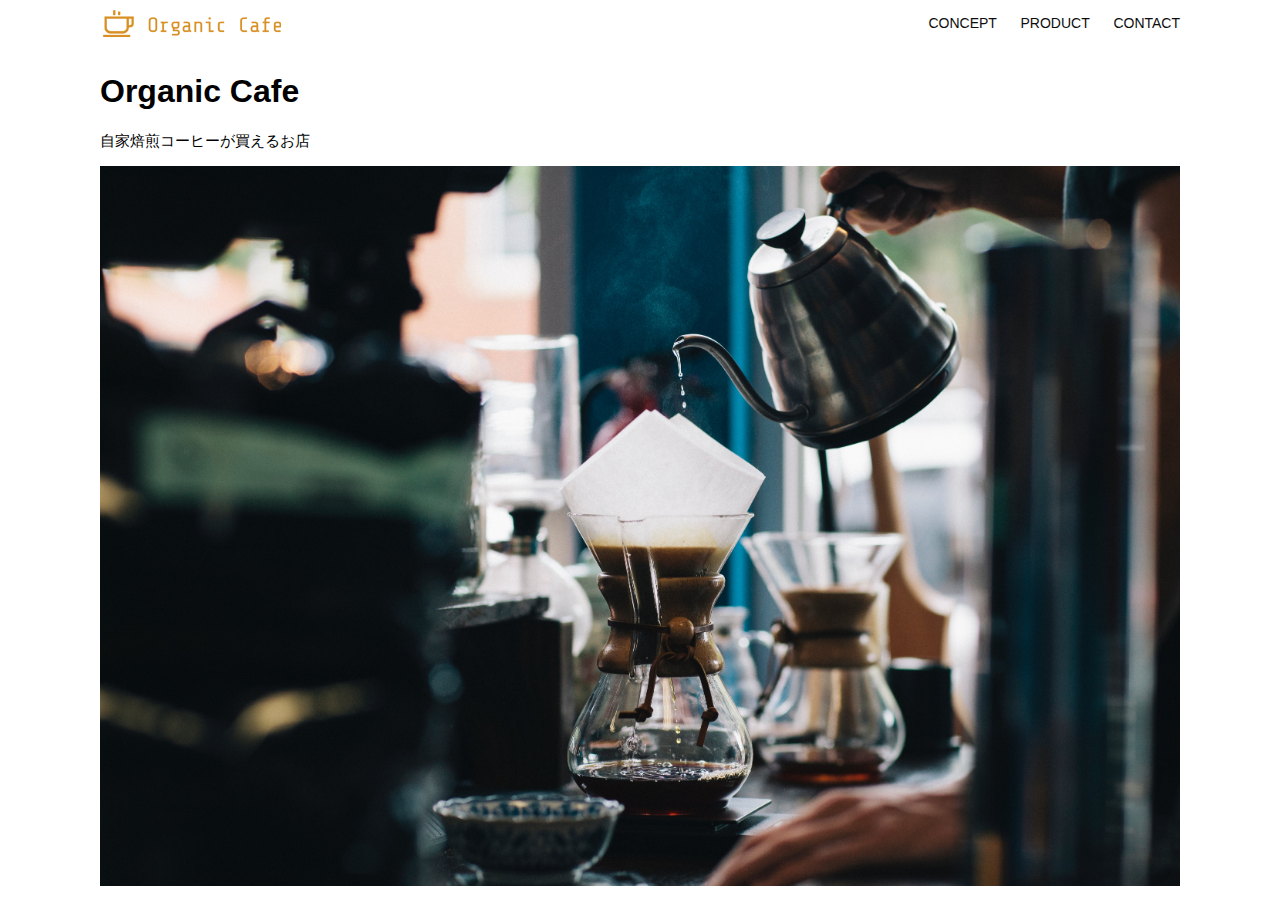
<file: kadai_013/index.html>
<!DOCTYPE html>
<html>
  <head>
    <title>Organic Cafe</title>
    <meta charset="UTF-8" />
    <meta
      name="description"
      content="自家焙煎のコーヒーがお家で楽しめるOrganic Cafe"
    />
    <meta name="viewport" content="width=device-width, initial-scale=1.0" />
    <link rel="stylesheet" href="style.css" />
  </head>
  <body>
    <!-- ヘッダー -->
    <header>
      <!-- ロゴ -->
      <a href="index.html" id="logo"
        ><img src="images/logo.png" alt="トップページに戻る"
      /></a>

      <!-- PC用ナビゲーション -->
      <nav id="nav-pc">
        <a href="index.html#concept">CONCEPT</a>
        <a href="index.html#product">PRODUCT</a>
        <a href="index.html#contact">CONTACT</a>
      </nav>

      <!-- スマートフォン用画像 -->
      <img id="menu-sp" src="images/button-menu.png" alt="ナビゲーションを開く" onclick="document.getElementById('nav-sp').style.display = 'block'">

      
      <!-- スマートフォン用ナビゲーション -->
      <nav id="nav-sp">
        <img id="close" src="images/button-close.png" alt="ナビゲーションを閉じる" onclick="document.getElementById('nav-sp').style.display = 'none'">

        <a id="logo-sp" href="index.html" onclick="document.getElementById('nav-sp').style.display = 'none'"><img src="images/logo-sp.png" alt="トップページに戻る"></a>
        <a class="menu" href="index.html#concept" onclick="document.getElementById('nav-sp').style.display = 'none'">CONCEPT</a>
        <a class="menu" href="index.html#product" onclick="document.getElementById('nav-sp').style.display = 'none'">PRODUCT</a>
        <a class="menu" href="index.html#contact" onclick="document.getElementById('nav-sp').style.display = 'none'">CONTACT</a>

      </nav>


    </header>
    <main>
      <article>
        <!-- メインビジュアル -->
        <section id="main-visual">
          <div id="main-message">
            <h1>Organic Cafe</h1>
            <p>自家焙煎コーヒーが買えるお店</p>
          </div>
          <img
            src="images/main-image.jpg"
            alt="コーヒーをハンドドリップで淹れる画像"
          />
        </section>
      </article>
    </main>
  </body>
</html>
</file>
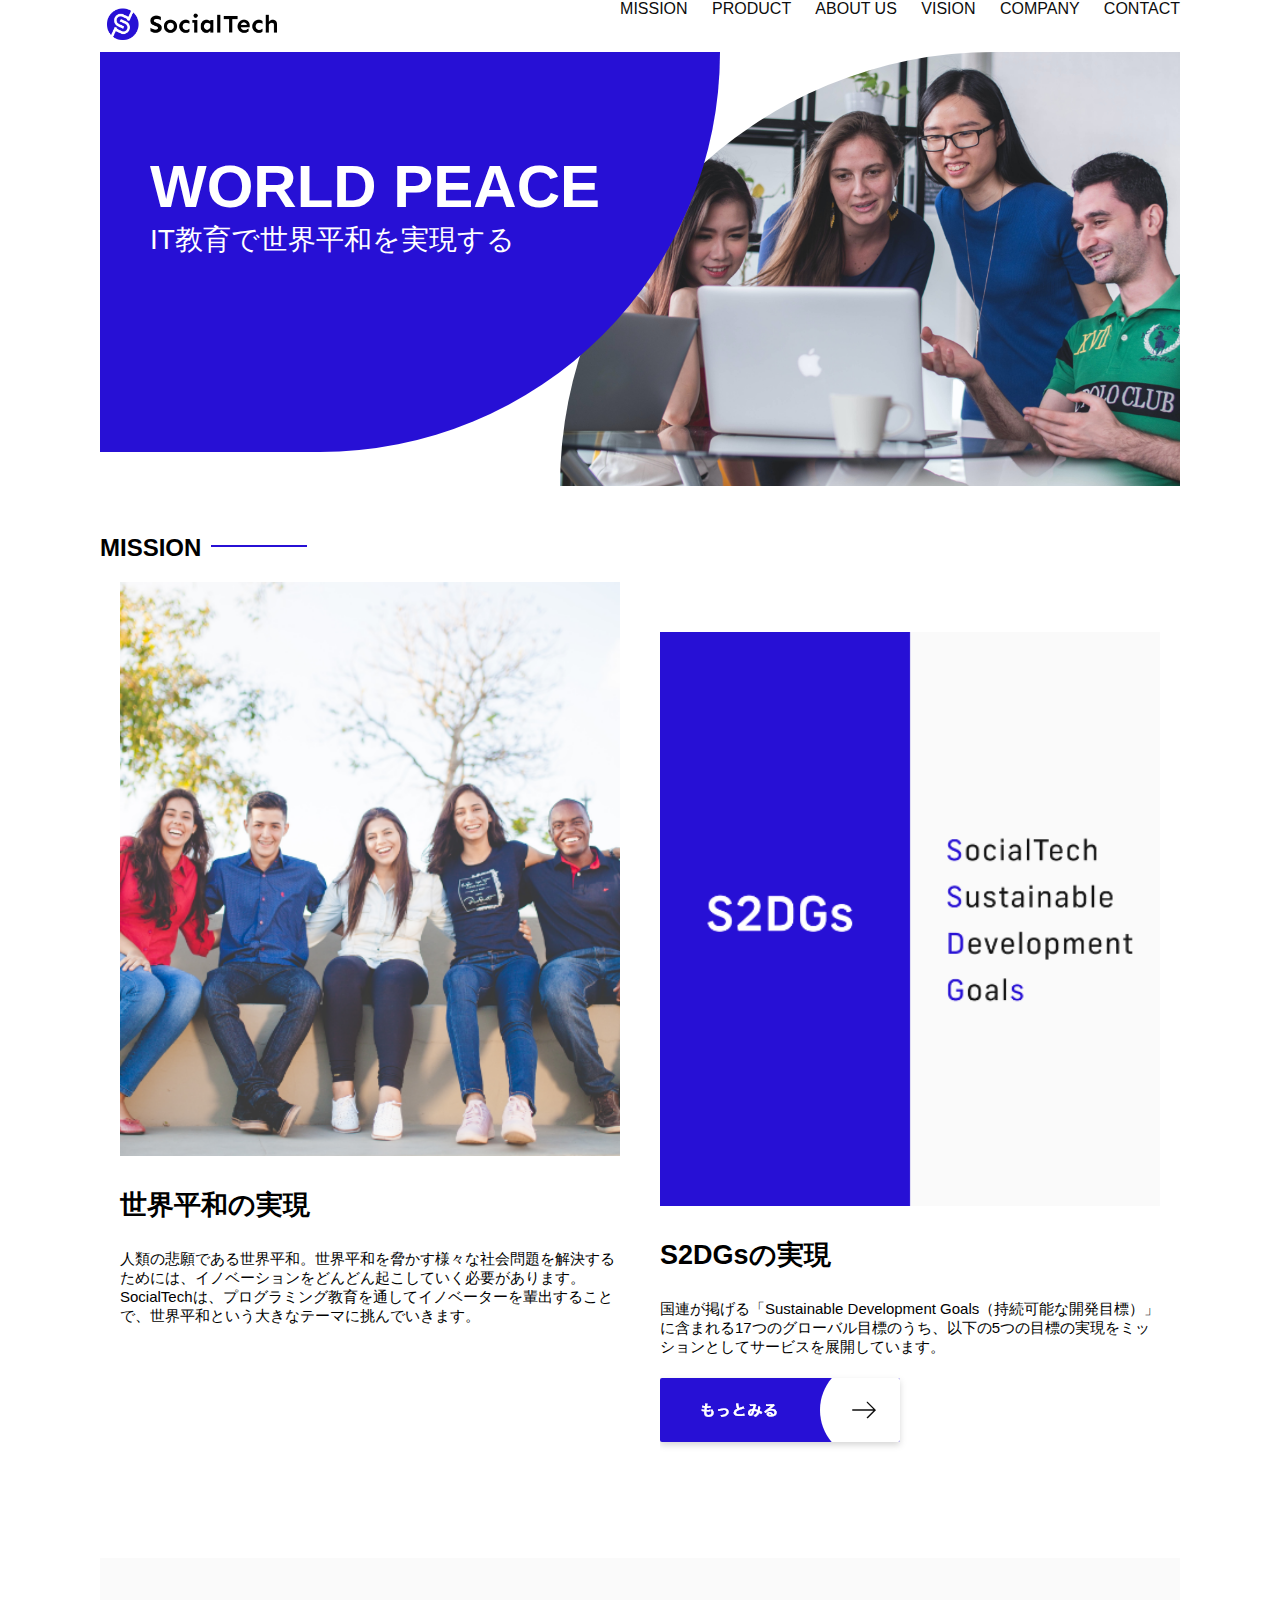
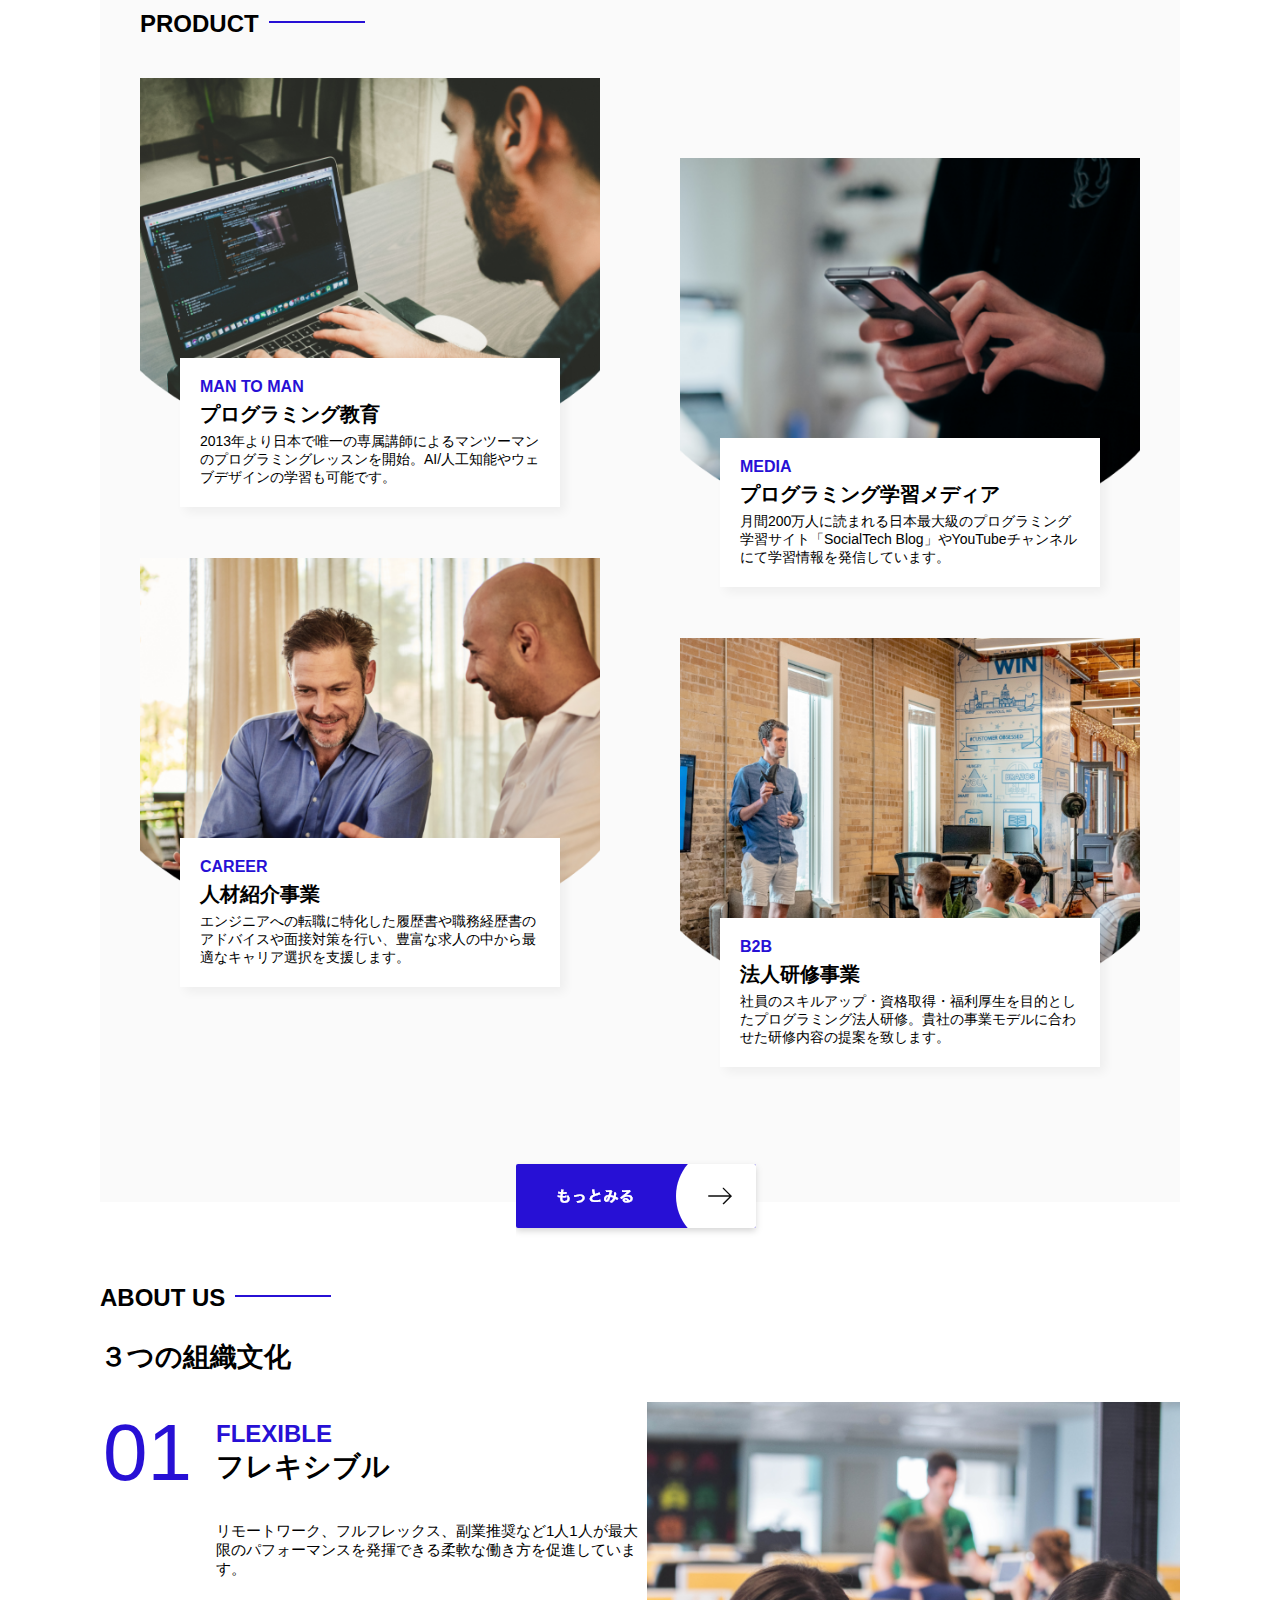
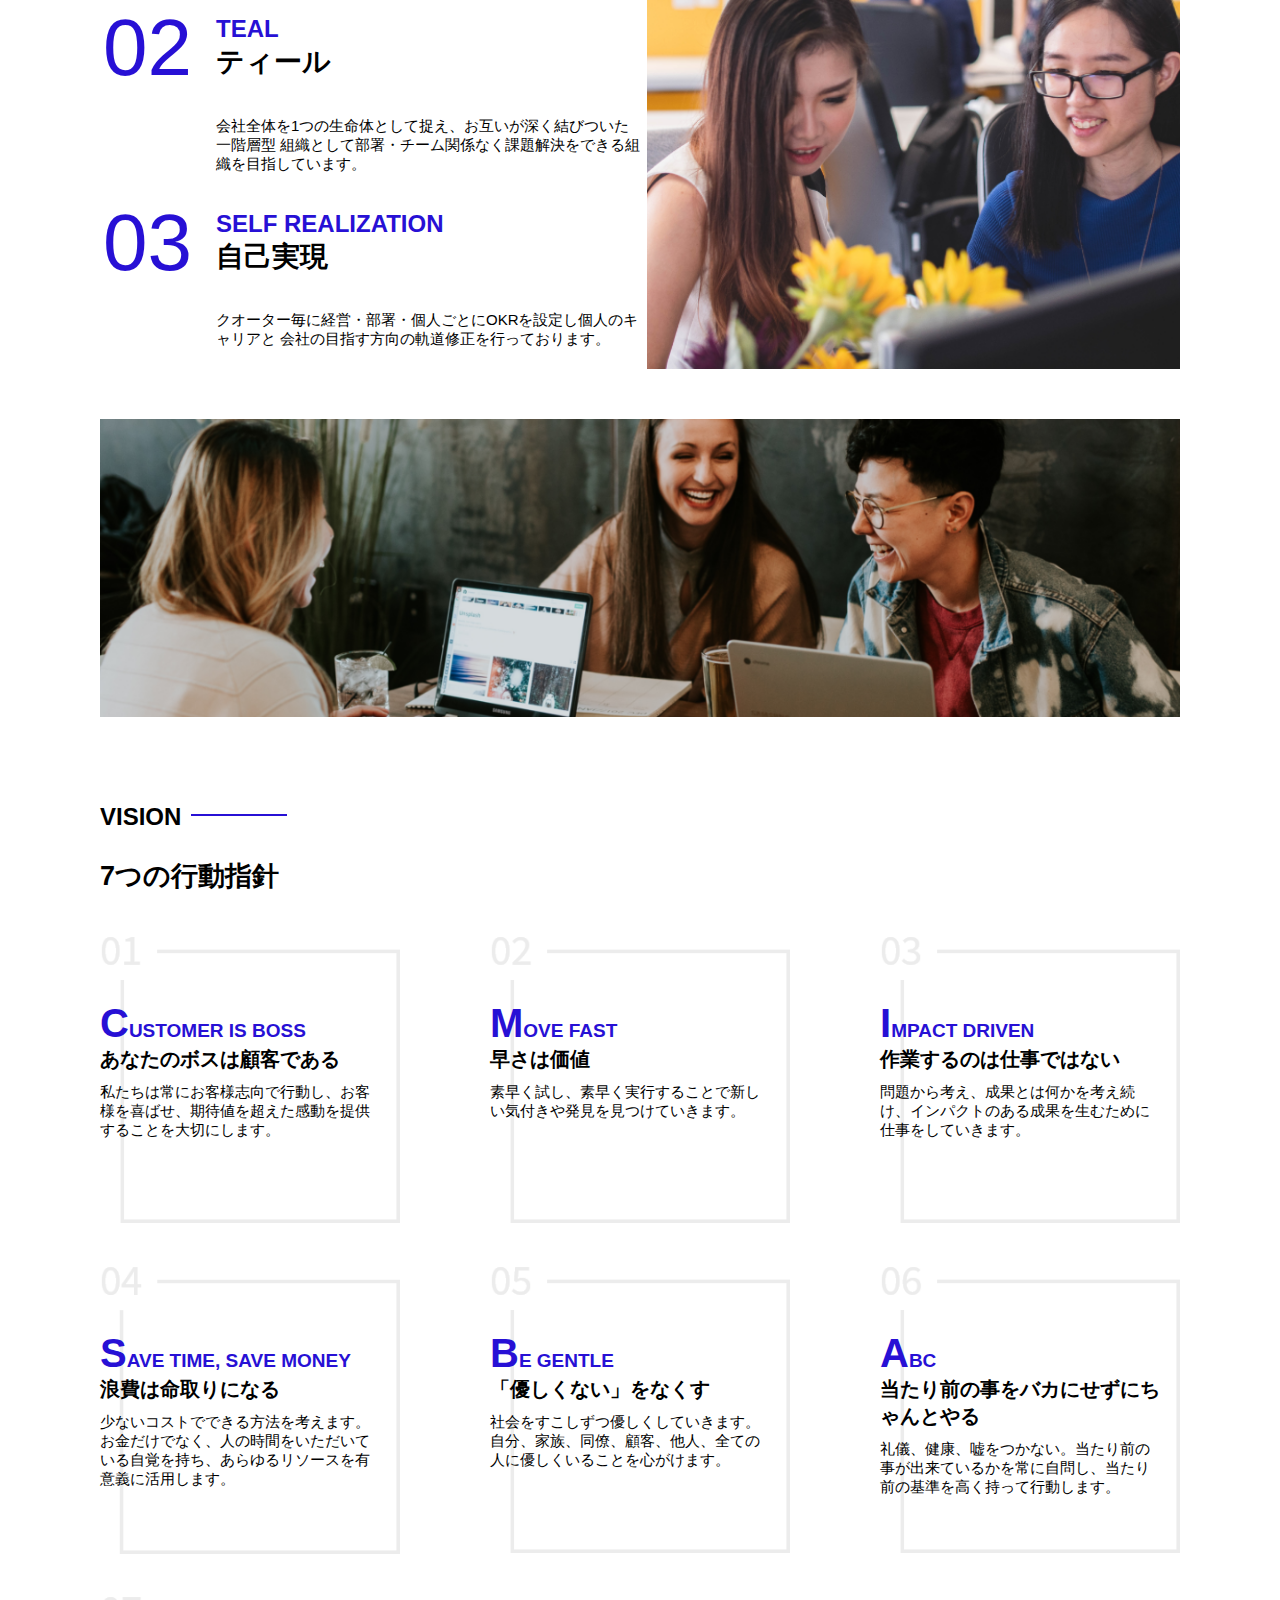
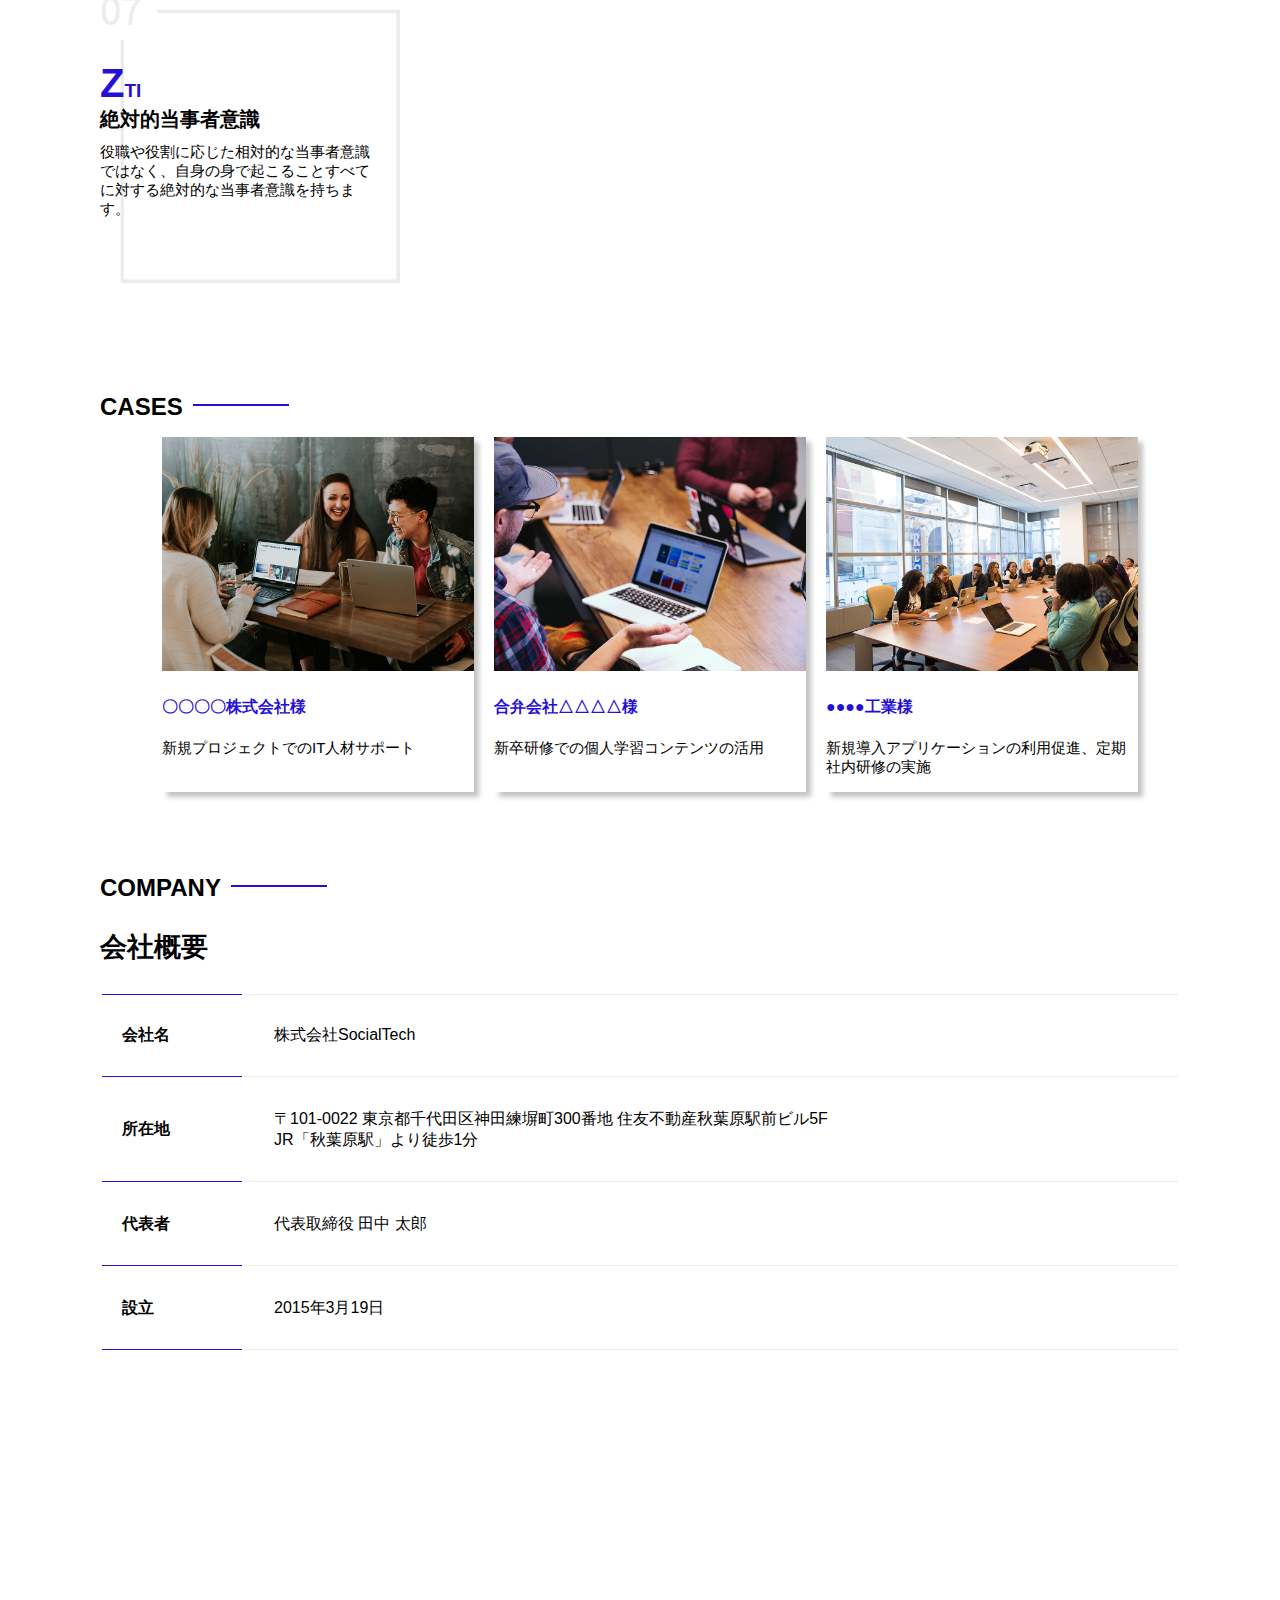
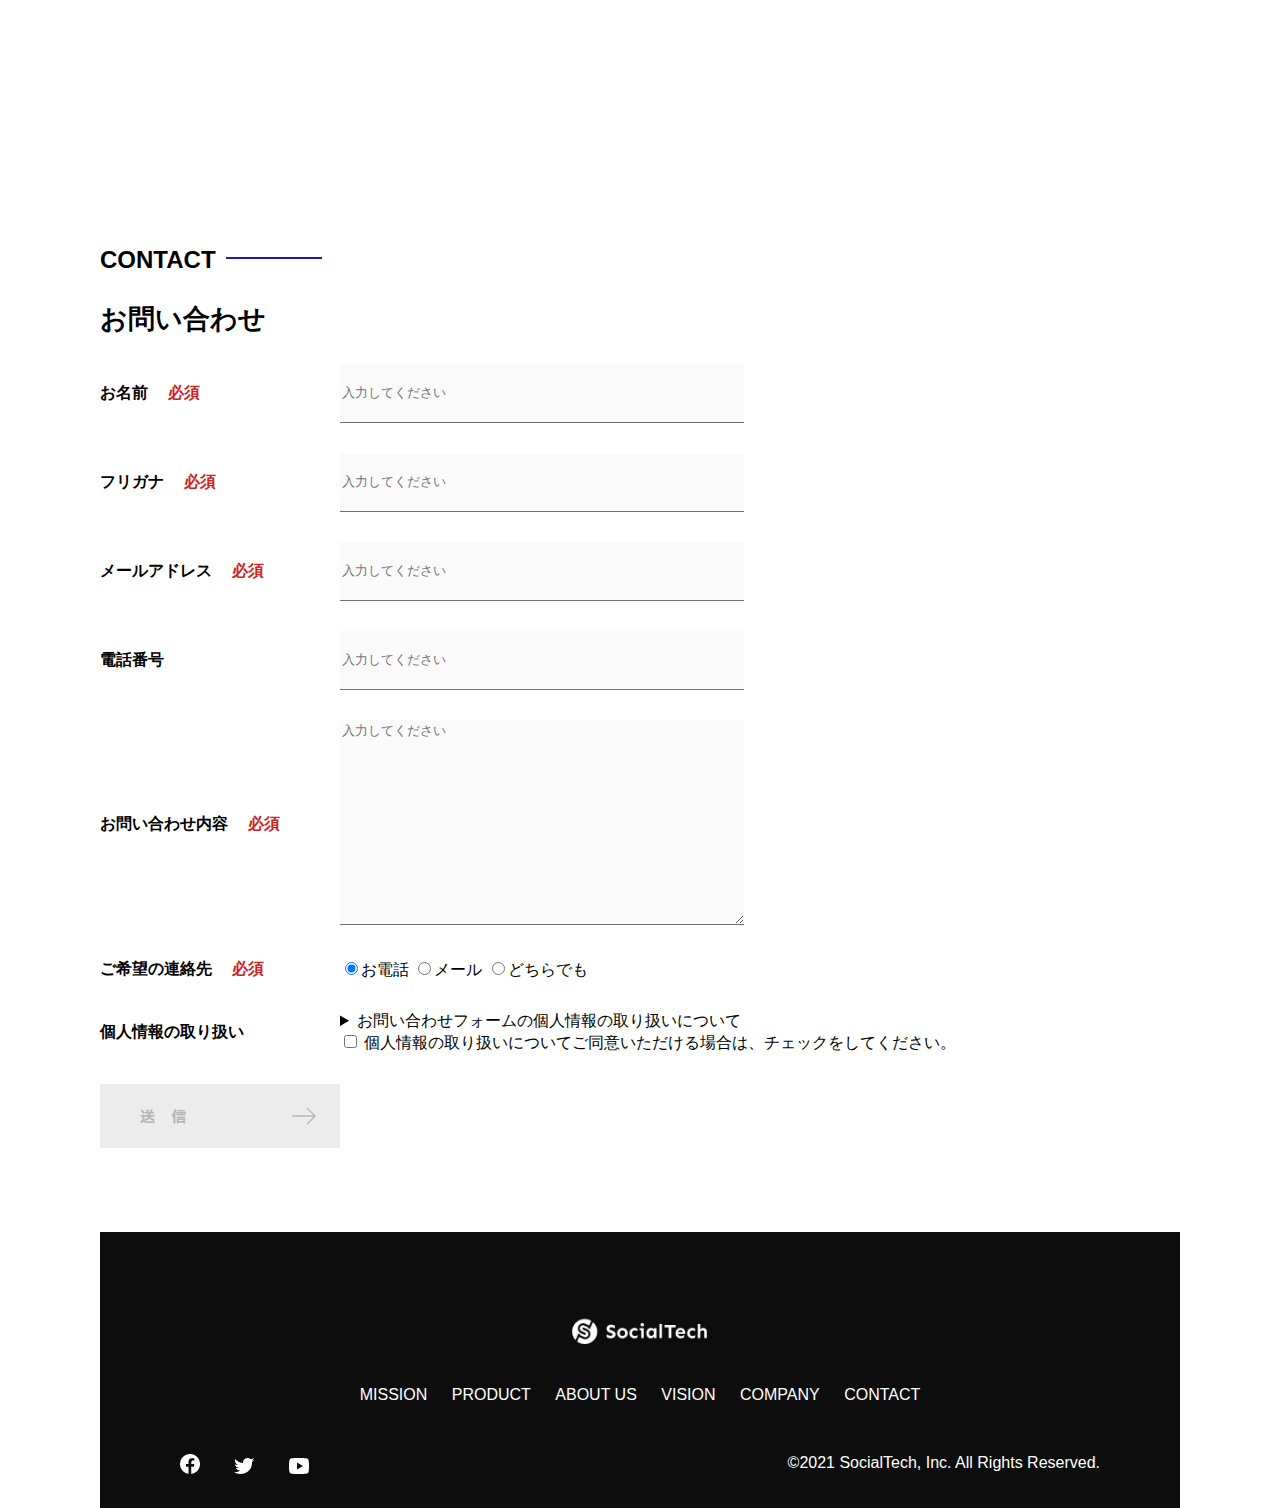
<file: kadai_tutorial_output/index.html>
<!DOCTYPE html>
<html>
    <head>
        <title>SocialTech</title>
        <meta charset="utf-8">
        <meta name="description" content="SocialTechはEdTech業界のリーディングカンパニーを目指します。">
        <meta name="viewport" content="width=device-width,initial-scale=1.0">
        <link rel="stylesheet" href="style.css">


    </head>

    <body>
        <!-- ヘッダー -->
        <header>
            <!-- ロゴ -->
            <a href="index.html"><img src="images/logo.png" alt="トップページに戻る"></a>
            
            <!-- PC用ナビゲーション -->
            <nav id="nav-pc">
                <a href="mission.html">MISSION</a>
                <a href="product.html">PRODUCT</a>
                <a href="index.html#aboutus">ABOUT US</a>
                <a href="index.html#vision">VISION</a>
                <a href="index.html#company">COMPANY</a>
                <a href="index.html#contact">CONTACT</a>

            </nav>

             <!-- スマホ用メニューボタン -->
             <img id="menu-sp" src="images/button-menu.png" alt="ナビゲーションを開く" onclick="document.getElementById('nav-sp').style.display = 'block'">

            <!-- スマホ用ナビゲーション -->
            <nav id="nav-sp">
                <img id="close" src="images/button-close.png" alt="ナビゲーションを閉じる" onclick="document.getElementById('nav-sp').style.display = 'none'">
                <a id="logo-sp" href="index.html" onclick="document.getElementById('nav-sp').style.display = 'none'"><img
                    src="images/logo-sp.png" alt="トップページに戻る"></a>
                <a class="menu" href="mission.html" onclick="document.getElementById('nav-sp').style.display = 'none'">MISSION</a>
                <a class="menu" href="product.html" onclick="document.getElementById('nav-sp').style.display = 'none'">PRODUCT</a>
                <a class="menu" href="index.html#aboutus" onclick="document.getElementById('nav-sp').style.display = 'none'">ABOUT
                  US</a>
                <a class="menu" href="index.html#vision"
                  onclick="document.getElementById('nav-sp').style.display = 'none'">VISION</a>
                <a class="menu" href="index.html#company"
                  onclick="document.getElementById('nav-sp').style.display = 'none'">COMPANY</a>
                <a class="menu" href="index.html#contact"
                  onclick="document.getElementById('nav-sp').style.display = 'none'">CONTACT</a>
                <div id="sns">
                  <a href="https://www.facebook.com/sejuku2013"><img src="images/button-facebook.png" alt="Facebookのリンク"></a>
                  <a href="https://twitter.com/samuraijuku"><img src="images/button-twitter.png" alt="Twitterのリンク"></a>
                  <a href="https://www.youtube.com/channel/UCCFOQO5aDK0xXam4cUQXT8g"><img src="images/button-youtube.png" alt="YouTubeのリンク"></a>
                </div>
              </nav>


        </header>

        <main>
            <article>
                 <!-- メインビジュアル -->
                <section id="main-visual">
                    <div id="main-message">
                    <h1>WORLD PEACE</h1>
                    <p>IT教育で世界平和を実現する</p>
                </div>
                    <img src="images/index/index-main.png" alt="PCの周りに集まる多国籍の仲間たち">
                </section>
    
                <!--ミッション-->
                <section id="mission">
                    <h2>MISSION</h2>
                    <div id="mission-flex">
                        <div>
                            <img id="mission-photo" src="images/index/index-mission.png" alt="屋外のベンチで写真を撮影する多国籍の仲間たち">
                            <h3>世界平和の実現</h3>
                            <p> 人類の悲願である世界平和。世界平和を脅かす様々な社会問題を解決するためには、イノベーションをどんどん起こしていく必要があります。SocialTechは、プログラミング教育を通してイノベーターを輩出することで、世界平和という大きなテーマに挑んでいきます。</p>

                        </div>

                        <div>
                            <img id="s2dgs" src="images/index/s2dgs.png" alt="S2DGs">
                            <h3>S2DGsの実現</h3>
                            <p>国連が掲げる「Sustainable Development Goals（持続可能な開発目標）」に含まれる17つのグローバル目標のうち、以下の5つの目標の実現をミッションとしてサービスを展開しています。</p>
                            <a href="mission.html">
                              <img src="images/button-more.png" alt="もっとみる">
                            </a>

                        </div>
                    </div>
                </section>

                <!-- プロダクト -->
                <section id="product">
                    <h2 id="">PRODUCT</h2>
                    <div>
                        <div id="product-left">
                          <div>
                            <img class="product-photo" src="images/index/index-mantoman.png" alt="PCでコードを書く男性">
                            <div class="product-explain">
                              <span>MAN TO MAN</span>
                              <h3>プログラミング教育</h3>
                              <p>2013年より日本で唯一の専属講師によるマンツーマンのプログラミングレッスンを開始。AI/人工知能やウェブデザインの学習も可能です。</p>
                            </div>
                          </div>
                          <div>
                            <img class="product-photo" src="images/index/index-career.png" alt="笑顔で話し合う2人の男性">
                            <div class="product-explain">
                              <span>CAREER</span>
                              <h3>人材紹介事業</h3>
                              <p>エンジニアへの転職に特化した履歴書や職務経歴書のアドバイスや面接対策を行い、豊富な求人の中から最適なキャリア選択を支援します。</p>
                            </div>
                          </div>
                        </div>
                        <div id="product-right">
                           <div>
                             <img class="product-photo" src="images/index/index-media.png" alt="スマートフォンを操作する人">
                             <div class="product-explain">
                               <span>MEDIA</span>
                               <h3>プログラミング学習メディア</h3>
                               <p>月間200万人に読まれる日本最大級のプログラミング学習サイト「SocialTech Blog」やYouTubeチャンネルにて学習情報を発信しています。</p>
                             </div>
                           </div>
                           <div>
                             <img class="product-photo" src="images/index/index-b2b.png" alt="講演中の男性とそれを聴く人々">
                             <div class="product-explain">
                               <span>B2B</span>
                               <h3>法人研修事業</h3>
                               <p>社員のスキルアップ・資格取得・福利厚生を目的としたプログラミング法人研修。貴社の事業モデルに合わせた研修内容の提案を致します。</p>
                             </div>
                           </div>
                         </div>
                       </div>
                       <div>
                         <a id="product-more" href="product.html">
                           <img src="images/button-more.png" alt="もっとみる">
                         </a>
                       </div>
                </section>

                <!-- アバウトアス -->

                <section id="aboutus">
                    <h2 class="index-h2">ABOUT US</h2>
                    <h3>３つの組織文化</h3>

                    <div>
                    <table id="culture-table">
                        <tr>
                            <td><span class="culture-num">01</span></td>
                            <td>
                                <span class="culture-en">FLEXIBLE</span>
                                <span class="culture-jp">フレキシブル</span>
                            </td>
                        </tr>

                        <tr>
                            <td>
                                 <!--空のセル-->
                            </td>
                            <td>
                                <p class="description">
                                    リモートワーク、フルフレックス、副業推奨など1人1人が最大限のパフォーマンスを発揮できる柔軟な働き方を促進しています。
                                </p>
                            </td>
                        </tr>

                        <tr>
                            <td><span class="culture-num">02</span></td>
                            <td>
                                <span class="culture-en">TEAL</span>
                                <span class="culture-jp">ティール</span>
                            </td>
                        </tr>

                        <tr>
                            <td>
                                 <!--空のセル-->
                            </td>
                            <td>
                                <p class="description">
                                    会社全体を1つの生命体として捉え、お互いが深く結びついた一階層型
                                    組織として部署・チーム関係なく課題解決をできる組織を目指しています。
                                </p>
                            </td>
                        </tr>

                        <tr>
                            <td><span class="culture-num">03</span></td>
                            <td>
                                <span class="culture-en">SELF REALIZATION</span>
                                <span class="culture-jp">自己実現</span>
                            </td>
                        </tr>

                        <tr>
                            <td>
                                 <!--空のセル-->
                            </td>
                            <td>
                                <p class="description">
                                    クオーター毎に経営・部署・個人ごとにOKRを設定し個人のキャリアと
                                    会社の目指す方向の軌道修正を行っております。
                                </p>
                            </td>
                        </tr>
                    </table>
                    <img class="culture-img" src="images/index/index-aboutus1.png" alt="笑顔で話し合う2人の女性">
                    
                </div>

                <img class="culture-img2" src="images/index/index-aboutus2.png" alt="笑顔で話し合う3人の男女">

                </section>

    <!-- VISION -->

            <section id="vision">

             <h2 class="index-h2">VISION</h2>
             <h3>7つの行動指針</h3>

             <div>

                <div class="vision-box">
                 <img src="images/index/vision-01.png" alt="01">
                    <span>
                    <h4>CUSTOMER IS BOSS</h4>
                     <h5>あなたのボスは顧客である</h5>
                     <p>私たちは常にお客様志向で行動し、お客様を喜ばせ、期待値を超えた感動を提供することを大切にします。</p>
                 </span>
                 </div>
                <div class="vision-box">
                 <img src="images/index/vision-02.png" alt="02">
                    <span>
                        <h4>MOVE FAST</h4>
                        <h5>早さは価値</h5>
                        <p>素早く試し、素早く実行することで新しい気付きや発見を見つけていきます。</p>
                  </span>
                </div>
                <div class="vision-box">
             <img src="images/index/vision-03.png" alt="03">
             <span>
               <h4>IMPACT DRIVEN</h4>
               <h5>作業するのは仕事ではない</h5>
               <p>問題から考え、成果とは何かを考え続け、インパクトのある成果を生むために仕事をしていきます。</p>
             </span>
           </div>
           <div class="vision-box">
             <img src="images/index/vision-04.png" alt="04">
             <span>
               <h4>SAVE TIME, SAVE MONEY</h4>
               <h5>浪費は命取りになる</h5>
               <p>少ないコストでできる方法を考えます。お金だけでなく、人の時間をいただいている自覚を持ち、あらゆるリソースを有意義に活用します。</p>
             </span>
           </div>
           <div class="vision-box">
             <img src="images/index/vision-05.png" alt="05">
             <span>
               <h4>BE GENTLE</h4>
               <h5>「優しくない」をなくす</h5>
               <p>社会をすこしずつ優しくしていきます。自分、家族、同僚、顧客、他人、全ての人に優しくいることを心がけます。</p>
             </span>
           </div>
           <div class="vision-box">
             <img src="images/index/vision-06.png" alt="06">
             <span>
               <h4>ABC</h4>
               <h5>当たり前の事をバカにせずにちゃんとやる</h5>
               <p>礼儀、健康、嘘をつかない。当たり前の事が出来ているかを常に自問し、当たり前の基準を高く持って行動します。</p>
             </span>
           </div>
           <div class="vision-box">
             <img src="images/index/vision-07.png" alt="07">
             <span>
               <h4>ZTI</h4>
               <h5>絶対的当事者意識</h5>
               <p>役職や役割に応じた相対的な当事者意識ではなく、自身の身で起こることすべてに対する絶対的な当事者意識を持ちます。</p>
             </span>
           </div>
        </div>
      </section>

      <!-- CASES -->
      <section id="cases">
        <h2>CASES</h2>
        <ul id="cases-top">
            <li class="cases-li">
                <img src="html-css-advanced-sozai-main/kadai_012/images/index/case-1.png" alt="仲良く語り合う3人">
                <div>
                    <h4 >
                        〇〇〇〇株式会社様
                    </h4>

                    <div>
                        <p>新規プロジェクトでのIT人材サポート</p>
                    </div>
                </div>
            </li>

            <li class="cases-li">
                <img src="html-css-advanced-sozai-main/kadai_012/images/index/case-2.png" alt="PCでコンテンツを見る">
                <div>
                    <h4>
                        合弁会社△△△△様   
                    </h4>

                    <div>
                       <p>新卒研修での個人学習コンテンツの活用</p>

                    </div>
                </div>
            </li>

            <li class="cases-li">
                <img src="html-css-advanced-sozai-main/kadai_012/images/index/case-3.png" alt="社内研修中の会議室">
                <div>
                    <h4>
                        ●●●●工業様
                    </h4>

                    <div>
                        <p>新規導入アプリケーションの利用促進、定期社内研修の実施</p>
                    </div>
                </div>
            </li>
           
        </ul>
    </section>

       <!-- COMPANY -->

       <section id="company">

            <h2 class="index-h2">COMPANY</h2>
            <h3>会社概要</h3>

            <table id="company-table">
                <tr>
                    <th class="tableheader-first">会社名</th>
                    <td class="cell-first">株式会社SocialTech</td>
                </tr>

                <tr>
                    <th class="tableheader">所在地</th>
                    <td class="cell">〒101-0022 東京都千代田区神田練塀町300番地 住友不動産秋葉原駅前ビル5F<br>JR「秋葉原駅」より徒歩1分</td>
                </tr>
                <tr>
                    <th class="tableheader">代表者</th>
                    <td class="cell">代表取締役 田中 太郎</td>
                </tr>
                <tr>
                    <th class="tableheader">設立</th>
                    <td class="cell">2015年3月19日</td>
                </tr>
            </table>

            <iframe
                src="https://www.google.com/maps/embed?pb=!1m18!1m12!1m3!1d3240.0688551336807!2d139.7720776771055!3d35.69992317258124!2m3!1f0!2f0!3f0!3m2!1i1024!2i768!4f13.1!3m3!1m2!1s0x60188fee13660e23%3A0x77137876edf742ac!2z5L2P5Y-L5LiN5YuV55Sj56eL6JGJ5Y6f6aeF5YmN44OT44Or!5e0!3m2!1sja!2sjp!4v1704858013291!5m2!1sja!2sjp"
                 style="border:0;" allowfullscreen="" loading="lazy">
            </iframe>
      </section>

      <!-- お問い合わせフォーム -->
      <section id="contact">
            <h2 class="index-h2">CONTACT</h2>
            <h3>お問い合わせ</h3>
            <form action="">
                <div>
                    <div class="contact-heading">
                      <label class="contact-label">お名前<span class="contact-span">必須</span></label>
                    </div>
                    <div>
                      <input type="text" name="name" placeholder="入力してください" class="contact-textbox">
                    </div>
                  </div>
                  <div>
                    <div class="contact-heading">
                      <label class="contact-label">フリガナ<span class="contact-span">必須</span></label>
                    </div>
                    <div>
                      <input type="text" name="hurigana" placeholder="入力してください" class="contact-textbox">
                    </div>
                  </div>
                  <div>
                    <div class="contact-heading">
                      <label class="contact-label">メールアドレス<span class="contact-span">必須</span></label>
                    </div>
                    <div>
                      <input type="text" name="email" placeholder="入力してください" class="contact-textbox">
                    </div>
                  </div>
                  <div>
                    <div class="contact-heading">
                      <label class="contact-label">電話番号</label>
                    </div>
                    <div>
                      <input type="text" name="tel" placeholder="入力してください" class="contact-textbox">
                    </div>
                  </div>
                  <div>
                    <div class="contact-heading">
                      <label class="contact-label">お問い合わせ内容<span class="contact-span">必須</span></label>
                    </div>
                    <div>
                      <textarea class="contact-textarea " placeholder="入力してください" name="message"></textarea>
                    </div>
                  </div>
                  <div>
                    <div class="contact-heading">
                      <label class="contact-label">ご希望の連絡先<span class="contact-span">必須</span></label>
                    </div>
                    <div>
                      <input class="radiobutton" type="radio" value="tel" name="contact" checked><label>お電話</label>
                      <input class="radiobutton" type="radio" value="mail" name="contact"><label>メール</label>
                      <input class="radiobutton" type="radio" value="both" name="contact"><label>どちらでも</label>
                    </div>
                  </div>
                  <div>
                    <div class="contact-heading">
                      <label class="contact-label">個人情報の取り扱い</label>
                    </div>
                    <div>
                      <details>
                        <summary>お問い合わせフォームの個人情報の取り扱いについて</summary>
                        <div>
                          <span>１．組織の名称又は氏名</span><br>
                          株式会社SocialTech<br><br>
                          <span>２．個人情報保護管理者（若しくはその代理人）の氏名又は職名、所属及び連絡先
                            鈴木 一郎 コーポレート部</span><br>
                          メールアドレス：samurai@example.com<br>
                          TEL：03-1234-5678<br>
                          <span>３．個人情報の利用目的</span><br>
                          ・本サービス及び本サービスに関連する情報の提供又はそれらに関する連絡のため<br>
                          ・ユーザーの本人確認のため<br>
                          ・当社サービスのご案内のため<br>
                          ・当社の商品等の広告または宣伝（電子メールによるものを含むものとします。）<br><br>
                          <span>４．個人情報の取り扱い業務の委託</span><br>
                          個人情報の取扱業務の全部または一部を外部に業務委託する場合があります。<br>
                          その際、弊社は、個人情報を適切に保護できる管理体制を敷き実行していることを条件として<br>
                          委託先を厳選したうえで、機密保持契約を委託先と締結し、お客様の個人情報を厳密に管理させます。<br><br>
                          <span>５．個人情報の開示等の請求</span><br>
                          お客様は、弊社に対してご自身の個人情報の開示等（利用目的の通知、開示、内容の訂正・追加・削除、利用の停止または消去、第三者への提供の停止）に関して、当社問合わせ窓口に申し出ることができます。<br>
                          その際、弊社はお客様ご本人を確認させていただいたうえで、合理的な期間内に対応いたします。<br><br>
                          なお、個人情報に関する弊社問合わせ先は、次の通りです。<br><br>
                          株式会社SocialTech　個人情報問合せ窓口<br>
                          〒101-0022 東京都千代田区神田練塀町300番地 住友不動産秋葉原駅前ビル5F<br>
                          メールアドレス：samurai@example.com　TEL：03-1234-5678<br><br>
                          <span>６．個人情報を提供されることの任意性について</span><br><br>
                          お客様がご自身の個人情報を弊社に提供されるか否かは、お客様のご判断によりますが、もしご提供されない場合には、適切なサービスが提供できない場合がありますので予めご了承ください。
                        </div>
                      </details>
                      <input type="checkbox" name="agree">
                      <span>個人情報の取り扱いについてご同意いただける場合は、チェックをしてください。</span>
                    </div>
                  </div>
                   <input type="image" src="images/button-submit.png" alt="送信する">
                
            </form>


      </section>

    </article>
    

        </main>
    
        <footer>
            <div id="footer-logo">
                <img src="images/logo-sp.png" alt="SocialTech">
              </div>
               <div id="footer-link">
                 <a href="mission.html">MISSION</a>
                 <a href="product.html">PRODUCT</a>
                 <a href="index.html#aboutus">ABOUT US</a>
                 <a href="index.html#vision">VISION</a>
                 <a href="index.html#company">COMPANY</a>
                 <a href="index.html#contact">CONTACT</a>
               </div>

               <div id="sns-footer">
                <a href="https://www.facebook.com/sejuku2013"><img src="images/button-facebook.png" alt="Facebookのリンク"></a>
                <a href="https://twitter.com/samuraijuku"><img src="images/button-twitter.png" alt="Twitterのリンク"></a>
                <a href="https://www.youtube.com/channel/UCCFOQO5aDK0xXam4cUQXT8g"><img src="images/button-youtube.png" alt="YouTubeのリンク"></a>
                <span id="copyright">&copy;2021 SocialTech, Inc. All Rights Reserved. </span>
            </div>
        </footer>

    </body>
</html>
</file>
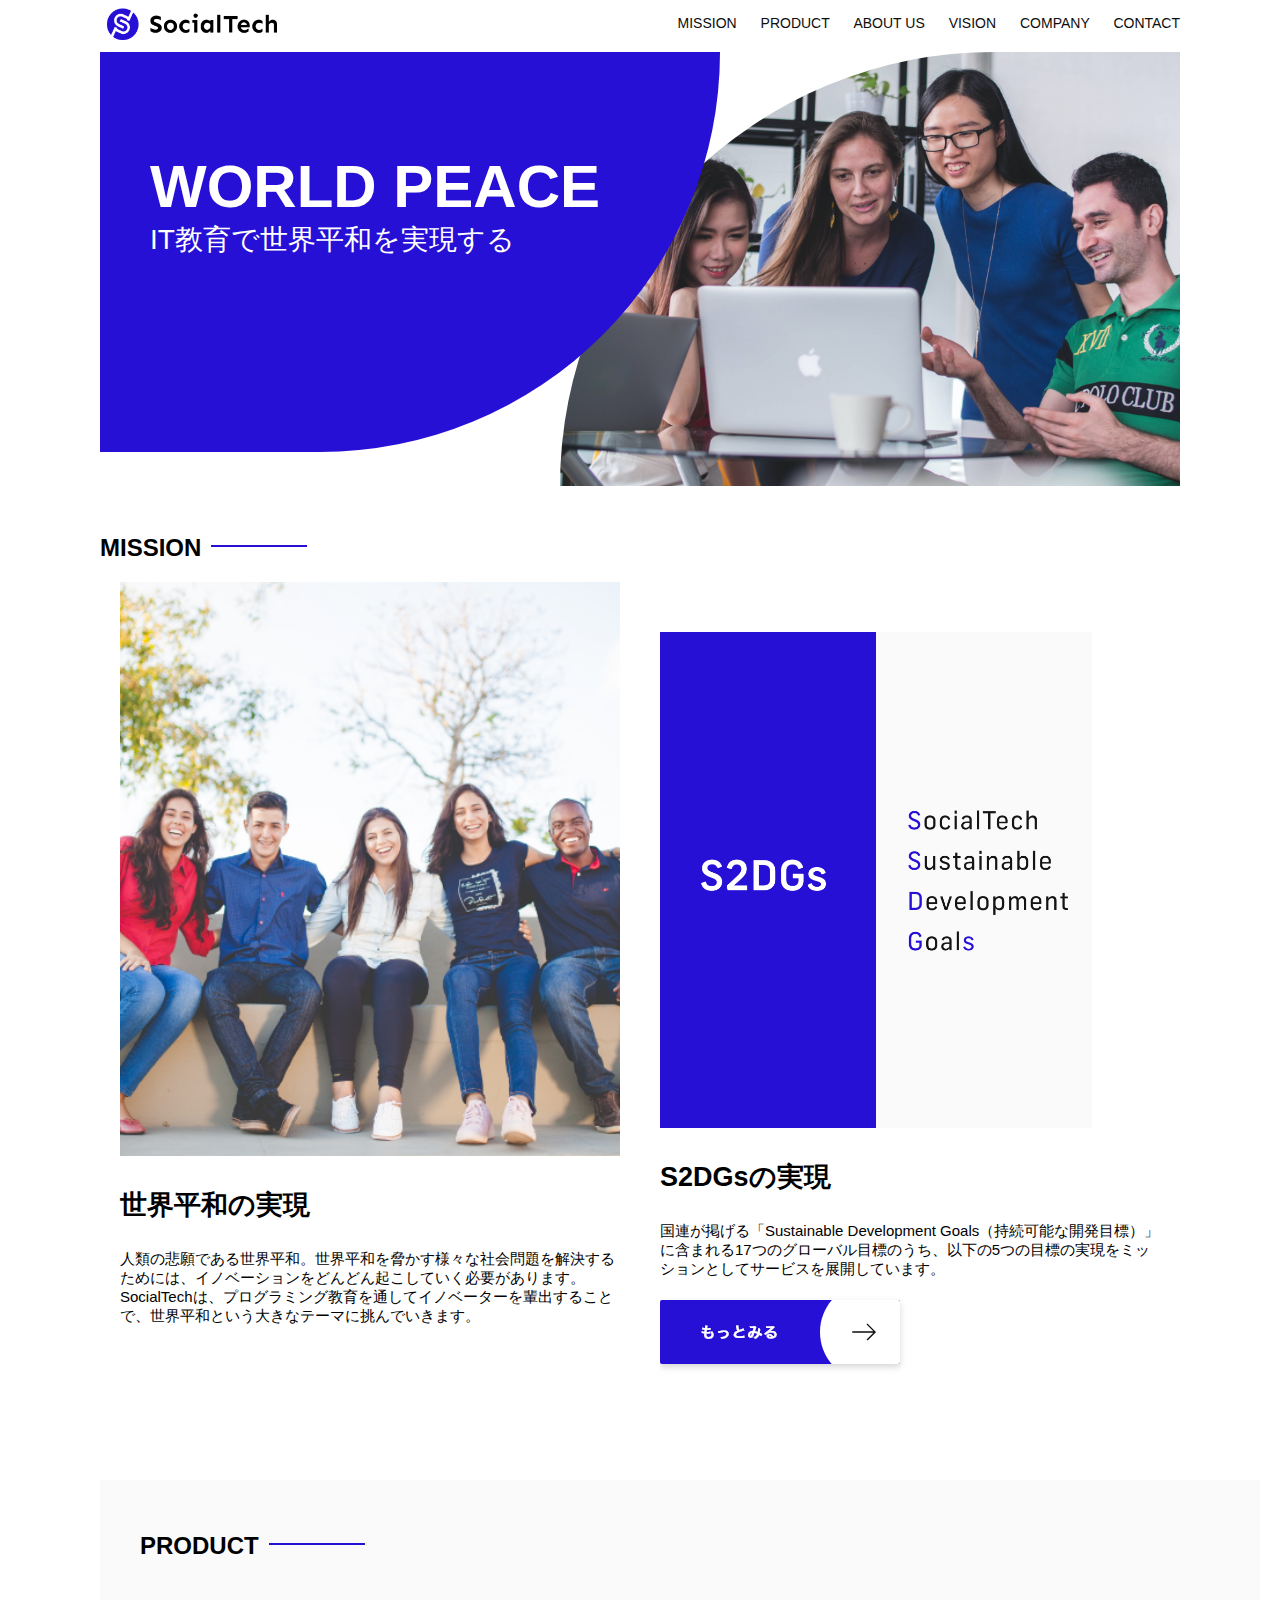
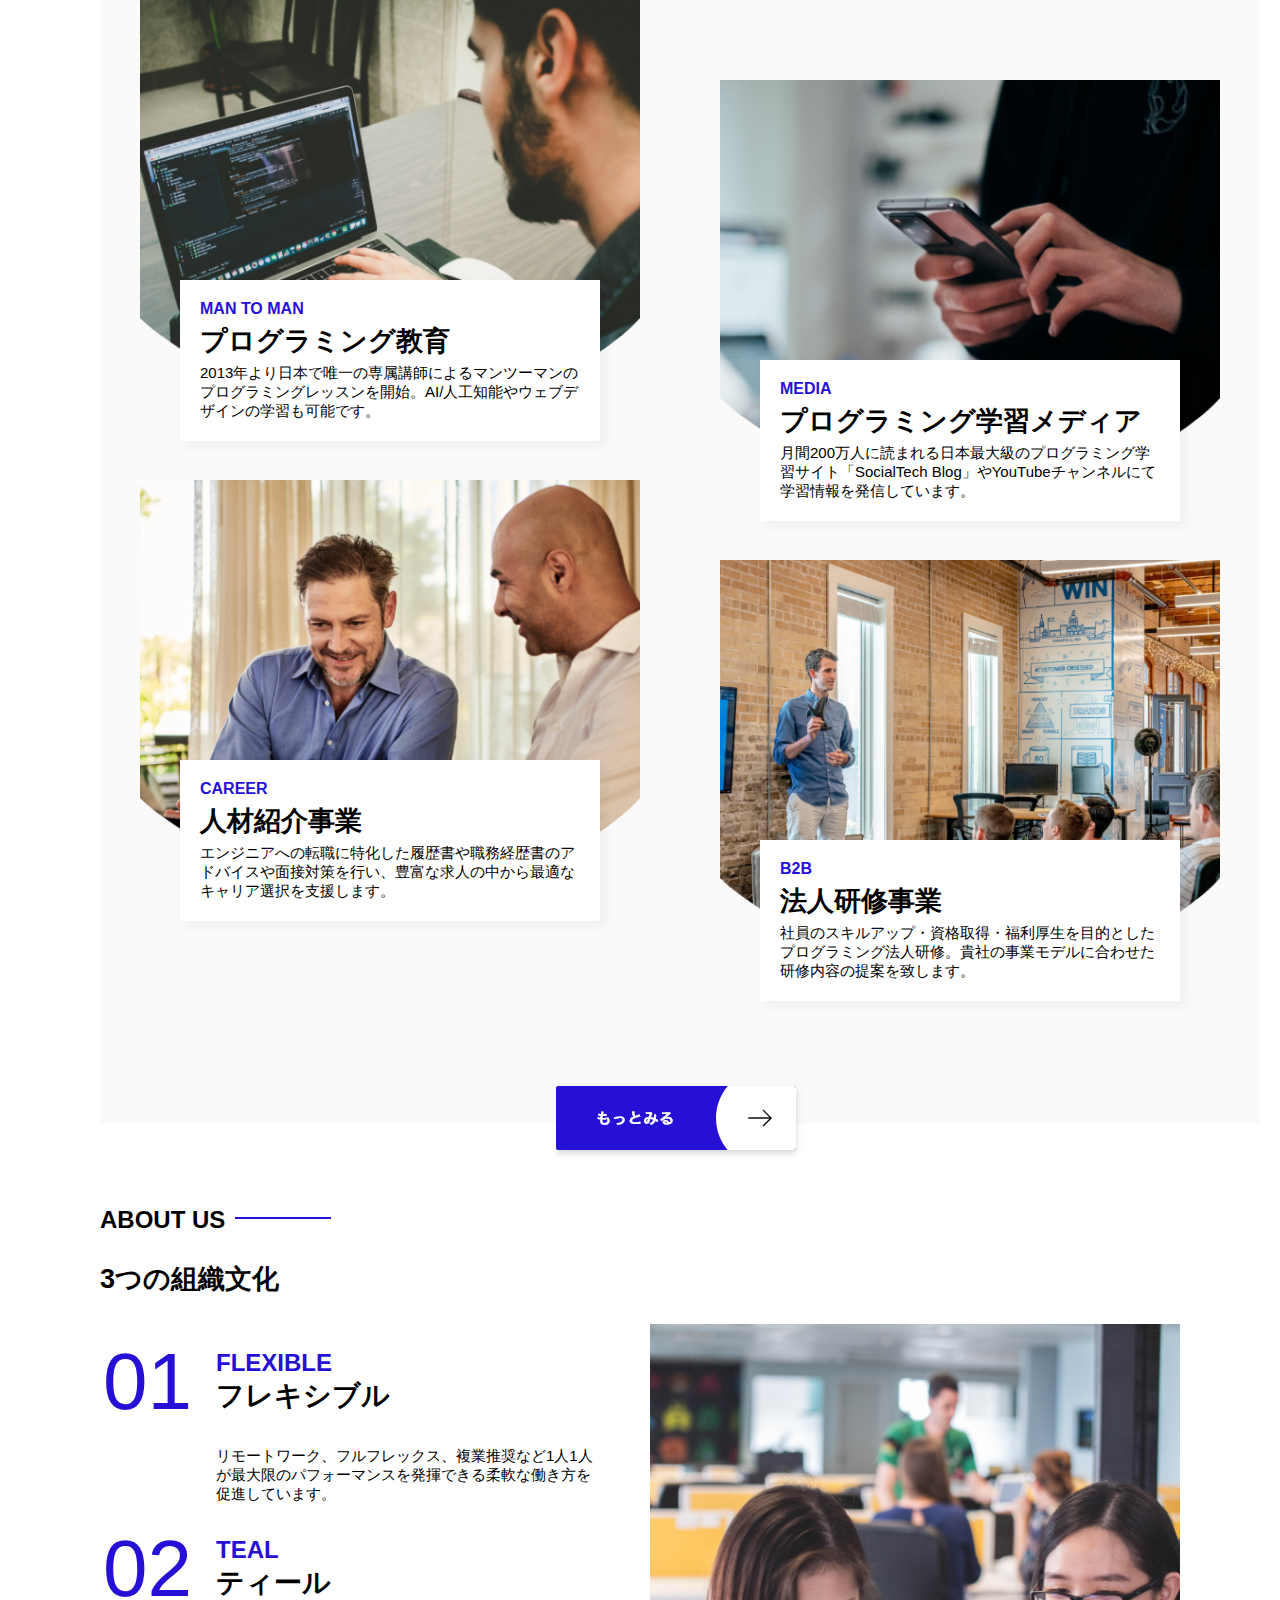
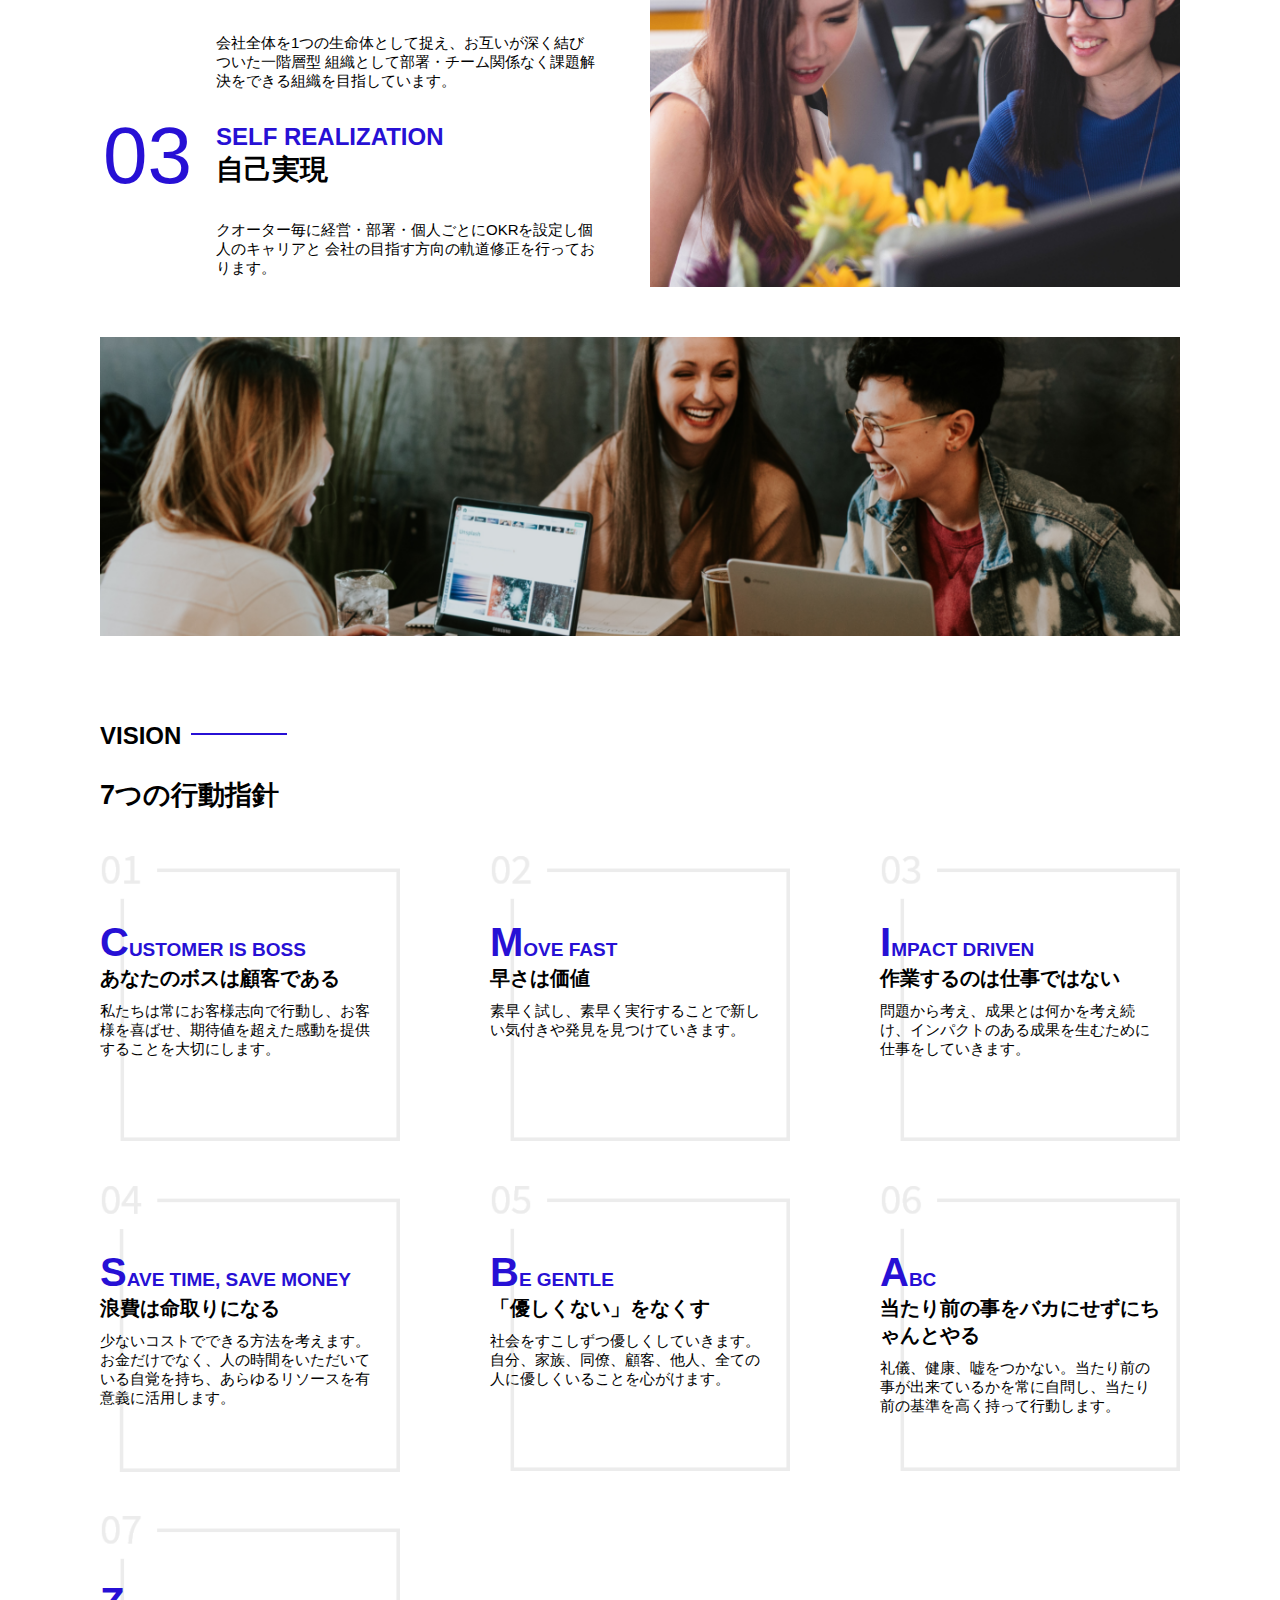
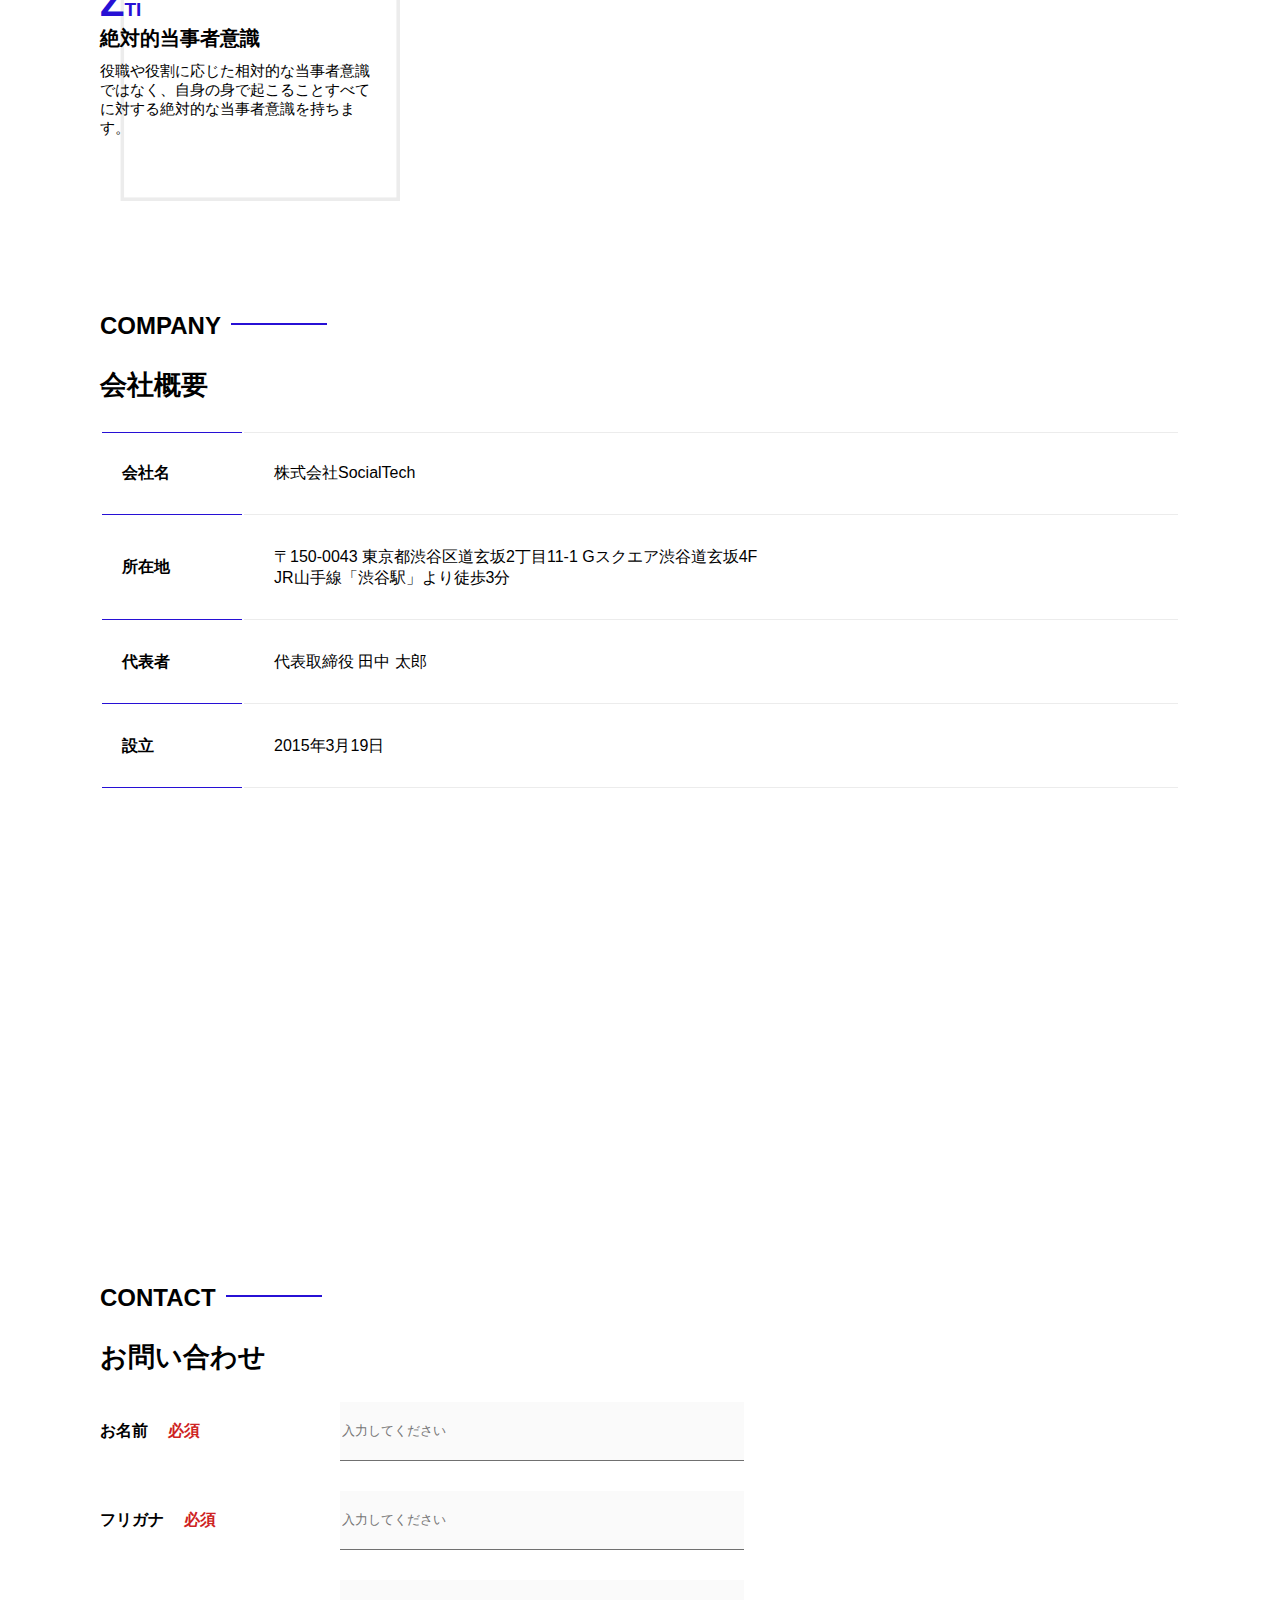
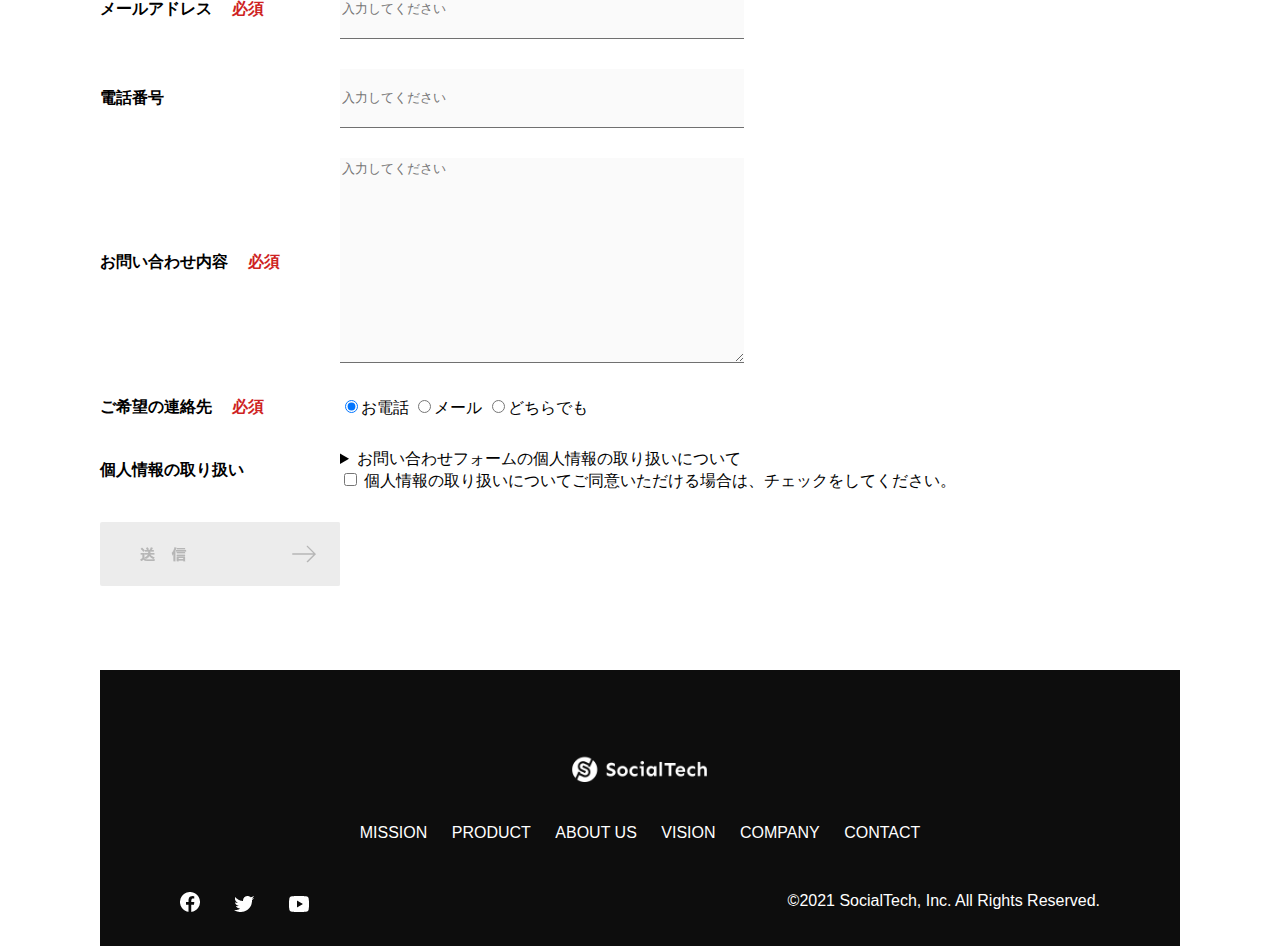
<file: kadai_tutorial_output/html-css-advanced-sozai-main/kadai_012/index.html>
<!DOCTYPE html>
<html>
  <head>
    <title>SocialTech</title>
    <meta charset="UTF-8" />
    <meta
      name="description"
      content="SocialTechはEdTech業界のリーディングカンパニーを目指します。"
    />
    <meta name="viewport" content="width=device-width, initial-scale=1.0" />
    <link rel="stylesheet" href="style.css" />
  </head>
  <body>
    <!-- ヘッダー -->
    <header>
      <!-- ロゴ -->
      <a href="index.html" id="logo"
        ><img src="images/logo.png" alt="トップページに戻る"
      /></a>

      <!-- PC用ナビゲーション -->
      <nav id="nav-pc">
        <a href="mission.html">MISSION</a>
        <a href="product.html">PRODUCT</a>
        <a href="index.html#aboutus">ABOUT US</a>
        <a href="index.html#vision">VISION</a>
        <a href="index.html#company">COMPANY</a>
        <a href="index.html#contact">CONTACT</a>
      </nav>
    </header>
    <main>
      <article>
        <!-- メインビジュアル -->
        <section id="main-visual">
          <div id="main-message">
            <h1>WORLD PEACE</h1>
            <p>IT教育で世界平和を実現する</p>
          </div>
          <img
            src="images/index/index-main.png"
            alt="PCの周りに集まる多国籍の仲間たち"
          />
        </section>
        <!--ミッション-->
        <section id="mission">
          <h2 class="index-h2">MISSION</h2>
          <div id="mission-flex">
            <div>
              <img
                id="mission-photo"
                src="images/index/index-mission.png"
                alt="屋外のベンチで写真を撮影する多国籍の仲間たち"
              />
              <h3>世界平和の実現</h3>
              <p>
                人類の悲願である世界平和。世界平和を脅かす様々な社会問題を解決するためには、イノベーションをどんどん起こしていく必要があります。SocialTechは、プログラミング教育を通してイノベーターを輩出することで、世界平和という大きなテーマに挑んでいきます。
              </p>
            </div>
            <div>
              <img id="s2dgs" src="images/index/s2dgs.png" alt="S2DGs" />
              <h3>S2DGsの実現</h3>
              <p>
                国連が掲げる「Sustainable Development
                Goals（持続可能な開発目標）」に含まれる17つのグローバル目標のうち、以下の5つの目標の実現をミッションとしてサービスを展開しています。
              </p>
              <a href="mission.html">
                <img src="images/button-more.png" alt="もっとみる" />
              </a>
            </div>
          </div>
        </section>
        <!-- プロダクト -->
        <section id="product">
          <h2 class="index-h2">PRODUCT</h2>
          <div>
            <div id="product-left">
              <div>
                <img
                  class="product-photo"
                  src="images/index/index-mantoman.png"
                  alt="PCでコードを書く男性"
                />
                <div class="product-explain">
                  <span>MAN TO MAN</span>
                  <h3>プログラミング教育</h3>
                  <p>
                    2013年より日本で唯一の専属講師によるマンツーマンのプログラミングレッスンを開始。AI/人工知能やウェブデザインの学習も可能です。
                  </p>
                </div>
              </div>
              <div>
                <img
                  class="product-photo"
                  src="images/index/index-career.png"
                  alt="笑顔で話し合う2人の男性"
                />
                <div class="product-explain">
                  <span>CAREER</span>
                  <h3>人材紹介事業</h3>
                  <p>
                    エンジニアへの転職に特化した履歴書や職務経歴書のアドバイスや面接対策を行い、豊富な求人の中から最適なキャリア選択を支援します。
                  </p>
                </div>
              </div>
            </div>
            <div id="product-right">
              <div>
                <img
                  class="product-photo"
                  src="images/index/index-media.png"
                  alt="スマートフォンを操作する人"
                />
                <div class="product-explain">
                  <span>MEDIA</span>
                  <h3>プログラミング学習メディア</h3>
                  <p>
                    月間200万人に読まれる日本最大級のプログラミング学習サイト「SocialTech
                    Blog」やYouTubeチャンネルにて学習情報を発信しています。
                  </p>
                </div>
              </div>
              <div>
                <img
                  class="product-photo"
                  src="images/index/index-b2b.png"
                  alt="講演中の男性とそれを聴く人々"
                />
                <div class="product-explain">
                  <span>B2B</span>
                  <h3>法人研修事業</h3>
                  <p>
                    社員のスキルアップ・資格取得・福利厚生を目的としたプログラミング法人研修。貴社の事業モデルに合わせた研修内容の提案を致します。
                  </p>
                </div>
              </div>
            </div>
          </div>
          <div>
            <a id="product-more" href="product.html">
              <img src="images/button-more.png" alt="もっとみる" />
            </a>
          </div>
        </section>
        <!---ABOUT US-->
        <section id="aboutus">
          <h2 class="index-h2">ABOUT US</h2>
          <h3>3つの組織文化</h3>
          <div>
            <table class="culture-table">
              <tr>
                <td>
                  <span class="culture-num">01</span>
                </td>
                <td>
                  <span class="culture-en">FLEXIBLE</span>
                  <span class="culture-jp">フレキシブル</span>
                </td>
              </tr>
              <tr>
                <td>
                  <!--空のセル-->
                </td>
                <td>
                  <p class="culture-description">
                    リモートワーク、フルフレックス、複業推奨など1人1人が最大限のパフォーマンスを発揮できる柔軟な働き方を促進しています。
                  </p>
                </td>
              </tr>
              <tr>
                <td>
                  <span class="culture-num">02</span>
                </td>
                <td>
                  <span class="culture-en">TEAL</span>
                  <span class="culture-jp">ティール</span>
                </td>
              </tr>
              <tr>
                <td>
                  <!--空のセル-->
                </td>
                <td>
                  <p class="culture-description">
                    会社全体を1つの生命体として捉え、お互いが深く結びついた一階層型
                    組織として部署・チーム関係なく課題解決をできる組織を目指しています。
                  </p>
                </td>
              </tr>
              <tr>
                <td>
                  <span class="culture-num">03</span>
                </td>
                <td>
                  <span class="culture-en">SELF REALIZATION</span>
                  <span class="culture-jp">自己実現</span>
                </td>
              </tr>
              <tr>
                <td>
                  <!--空のセル-->
                </td>
                <td>
                  <p class="culture-description">
                    クオーター毎に経営・部署・個人ごとにOKRを設定し個人のキャリアと
                    会社の目指す方向の軌道修正を行っております。
                  </p>
                </td>
              </tr>
            </table>
            <img
              class="culture-img"
              src="images/index/index-aboutus1.png"
              alt="笑顔で話し合う2人の女性"
            />
          </div>
          <img
            class="culture-img2"
            src="images/index/index-aboutus2.png"
            alt="笑顔で話し合う3人の男女"
          />
        </section>
        <!-- VISION -->
        <section id="vision">
          <h2 class="index-h2">VISION</h2>
          <h3>7つの行動指針</h3>
          <div>
            <div class="vision-box">
              <img src="images/index/vision-01.png" alt="01" />
              <span>
                <h4>CUSTOMER IS BOSS</h4>
                <h5>あなたのボスは顧客である</h5>
                <p>
                  私たちは常にお客様志向で行動し、お客様を喜ばせ、期待値を超えた感動を提供することを大切にします。
                </p>
              </span>
            </div>
            <div class="vision-box">
              <img src="images/index/vision-02.png" alt="02" />
              <span>
                <h4>MOVE FAST</h4>
                <h5>早さは価値</h5>
                <p>
                  素早く試し、素早く実行することで新しい気付きや発見を見つけていきます。
                </p>
              </span>
            </div>
            <div class="vision-box">
              <img src="images/index/vision-03.png" alt="03" />
              <span>
                <h4>IMPACT DRIVEN</h4>
                <h5>作業するのは仕事ではない</h5>
                <p>
                  問題から考え、成果とは何かを考え続け、インパクトのある成果を生むために仕事をしていきます。
                </p>
              </span>
            </div>
            <div class="vision-box">
              <img src="images/index/vision-04.png" alt="04" />
              <span>
                <h4>SAVE TIME, SAVE MONEY</h4>
                <h5>浪費は命取りになる</h5>
                <p>
                  少ないコストでできる方法を考えます。お金だけでなく、人の時間をいただいている自覚を持ち、あらゆるリソースを有意義に活用します。
                </p>
              </span>
            </div>
            <div class="vision-box">
              <img src="images/index/vision-05.png" alt="05" />
              <span>
                <h4>BE GENTLE</h4>
                <h5>「優しくない」をなくす</h5>
                <p>
                  社会をすこしずつ優しくしていきます。自分、家族、同僚、顧客、他人、全ての人に優しくいることを心がけます。
                </p>
              </span>
            </div>
            <div class="vision-box">
              <img src="images/index/vision-06.png" alt="06" />
              <span>
                <h4>ABC</h4>
                <h5>当たり前の事をバカにせずにちゃんとやる</h5>
                <p>
                  礼儀、健康、嘘をつかない。当たり前の事が出来ているかを常に自問し、当たり前の基準を高く持って行動します。
                </p>
              </span>
            </div>
            <div class="vision-box">
              <img src="images/index/vision-07.png" alt="07" />
              <span>
                <h4>ZTI</h4>
                <h5>絶対的当事者意識</h5>
                <p>
                  役職や役割に応じた相対的な当事者意識ではなく、自身の身で起こることすべてに対する絶対的な当事者意識を持ちます。
                </p>
              </span>
            </div>
          </div>
        </section>
        <!-- CASES -->

        <!-- COMPANY -->
        <section id="company">
          <h2 class="index-h2">COMPANY</h2>
          <h3>会社概要</h3>
          <table id="company-table">
            <tr>
              <th class="tableheader-first">会社名</th>
              <td class="cell-first">株式会社SocialTech</td>
            </tr>
            <tr>
              <th class="tableheader">所在地</th>
              <td class="cell">
                〒150-0043 東京都渋谷区道玄坂2丁目11-1 Gスクエア渋谷道玄坂4F<br />JR山手線「渋谷駅」より徒歩3分
              </td>
            </tr>
            <tr>
              <th class="tableheader">代表者</th>
              <td class="cell">代表取締役 田中 太郎</td>
            </tr>
            <tr>
              <th class="tableheader">設立</th>
              <td class="cell">2015年3月19日</td>
            </tr>
          </table>
          <iframe
            src="https://www.google.com/maps/embed?pb=!1m18!1m12!1m3!1d3241.7759544892483!2d139.69399665123464!3d35.65789123876098!2m3!1f0!2f0!3f0!3m2!1i1024!2i768!4f13.1!3m3!1m2!1s0x60188caa0042e8d1%3A0xba130bea826a7aa2!2z44CSMTUwLTAwNDMg5p2x5Lqs6YO95riL6LC35Yy66YGT546E5Z2C77yS5LiB55uu77yR77yR4oiS77yR!5e0!3m2!1sja!2sjp!4v1636872991912!5m2!1sja!2sjp"
            style="border: 0"
            allowfullscreen=""
            loading="lazy"
          >
          </iframe>
        </section>
        <!-- お問い合わせフォーム -->
        <section id="contact">
          <h2 class="index-h2">CONTACT</h2>
          <h3>お問い合わせ</h3>
          <form>
            <div>
              <div class="contact-heading">
                <label class="contact-label"
                  >お名前<span class="contact-span">必須</span></label
                >
              </div>
              <div class="contact-form">
                <input
                  type="text"
                  name="name"
                  placeholder="入力してください"
                  class="contact-textbox"
                />
              </div>
            </div>
            <div>
              <div class="contact-heading">
                <label class="contact-label"
                  >フリガナ<span class="contact-span">必須</span></label
                >
              </div>
              <div>
                <input
                  type="text"
                  name="hurigana"
                  placeholder="入力してください"
                  class="contact-textbox"
                />
              </div>
            </div>
            <div>
              <div class="contact-heading">
                <label class="contact-label"
                  >メールアドレス<span class="contact-span">必須</span></label
                >
              </div>
              <div>
                <input
                  type="text"
                  name="email"
                  placeholder="入力してください"
                  class="contact-textbox"
                />
              </div>
            </div>
            <div>
              <div class="contact-heading">
                <label class="contact-label">電話番号</label>
              </div>
              <div>
                <input
                  type="text"
                  name="tel"
                  placeholder="入力してください"
                  class="contact-textbox"
                />
              </div>
            </div>
            <div>
              <div class="contact-heading">
                <label class="contact-label"
                  >お問い合わせ内容<span class="contact-span">必須</span></label
                >
              </div>
              <div>
                <textarea
                  class="contact-textarea"
                  placeholder="入力してください"
                  name="message"
                ></textarea>
              </div>
            </div>
            <div>
              <div class="contact-heading">
                <label class="contact-label"
                  >ご希望の連絡先<span class="contact-span">必須</span></label
                >
              </div>
              <div>
                <input
                  class="radiobutton"
                  type="radio"
                  value="tel"
                  name="contact"
                  checked
                /><label>お電話</label>
                <input
                  class="radiobutton"
                  type="radio"
                  value="mail"
                  name="contact"
                /><label>メール</label>
                <input
                  class="radiobutton"
                  type="radio"
                  value="both"
                  name="contact"
                /><label>どちらでも</label>
              </div>
            </div>
            <div>
              <div class="contact-heading">
                <label class="contact-label">個人情報の取り扱い</label>
              </div>
              <div>
                <details>
                  <summary>
                    お問い合わせフォームの個人情報の取り扱いについて
                  </summary>
                  <div>
                    <span>１．組織の名称又は氏名</span><br />
                    株式会社SocialTech<br /><br />
                    <span
                      >２．個人情報保護管理者（若しくはその代理人）の氏名又は職名、所属及び連絡先
                      鈴木 一郎 コーポレート部</span
                    ><br />
                    メールアドレス：support@socialtech.net<br />
                    TEL：03-xxxx-xxxx<br />
                    <span>３．個人情報の利用目的</span><br />
                    ・本サービス及び本サービスに関連する情報の提供又はそれらに関する連絡のため<br />
                    ・ユーザーの本人確認のため<br />
                    ・当社サービスのご案内のため<br />
                    ・当社の商品等の広告または宣伝（電子メールによるものを含むものとします。）<br /><br />
                    <span>４．個人情報の取り扱い業務の委託</span><br />
                    個人情報の取扱業務の全部または一部を外部に業務委託する場合があります。<br />
                    その際、弊社は、個人情報を適切に保護できる管理体制を敷き実行していることを条件として<br />
                    委託先を厳選したうえで、機密保持契約を委託先と締結し、お客様の個人情報を厳密に管理させます。<br /><br />
                    <span>５．個人情報の開示等の請求</span><br />
                    お客様は、弊社に対してご自身の個人情報の開示等（利用目的の通知、開示、内容の訂正・追加・削除、利用の停止または消去、第三者への提供の停止）に関して、当社問合わせ窓口に申し出ることができます。<br />
                    その際、弊社はお客様ご本人を確認させていただいたうえで、合理的な期間内に対応いたします。<br /><br />
                    なお、個人情報に関する弊社問合わせ先は、次の通りです。<br /><br />
                    株式会社SocialTech　個人情報問合せ窓口<br />
                    〒150-0043　東京都渋谷区道玄坂2丁目11-1 Ｇスクエア渋谷道玄坂
                    4F<br />
                    メールアドレス：support@socialtech.net　TEL：03-xxxx-xxxx<br /><br />
                    <span>６．個人情報を提供されることの任意性について</span
                    ><br /><br />
                    お客様がご自身の個人情報を弊社に提供されるか否かは、お客様のご判断によりますが、もしご提供されない場合には、適切なサービスが提供できない場合がありますので予めご了承ください。
                  </div>
                </details>
                <input type="checkbox" name="agree" />
                <span
                  >個人情報の取り扱いについてご同意いただける場合は、チェックをしてください。</span
                >
              </div>
            </div>
            <input
              type="image"
              value="Submit"
              src="images/button-submit.png"
              alt="送信する"
            />
          </form>
        </section>
      </article>
      <footer>
        <div id="footer-logo">
          <img src="images/logo-sp.png" alt="SocialTech" />
        </div>
        <div id="footer-link">
          <a href="mission.html">MISSION</a>
          <a href="product.html">PRODUCT</a>
          <a href="index.html#aboutus">ABOUT US</a>
          <a href="index.html#vision">VISION</a>
          <a href="index.html#company">COMPANY</a>
          <a href="index.html#contact">CONTACT</a>
        </div>
        <div id="sns-footer">
          <a href="https://www.facebook.com/sejuku2013"
            ><img src="images/button-facebook.png" alt="Facebookのリンク"
          /></a>
          <a href="https://twitter.com/samuraijuku"
            ><img src="images/button-twitter.png" alt="Twitterのリンク"
          /></a>
          <a href="https://www.youtube.com/channel/UCCFOQO5aDK0xXam4cUQXT8g"
            ><img src="images/button-youtube.png" alt="YouTubeのリンク"
          /></a>
          <span id="copyright"
            >&copy;2021 SocialTech, Inc. All Rights Reserved.
          </span>
        </div>
      </footer>
    </main>
  </body>
</html>
</file>
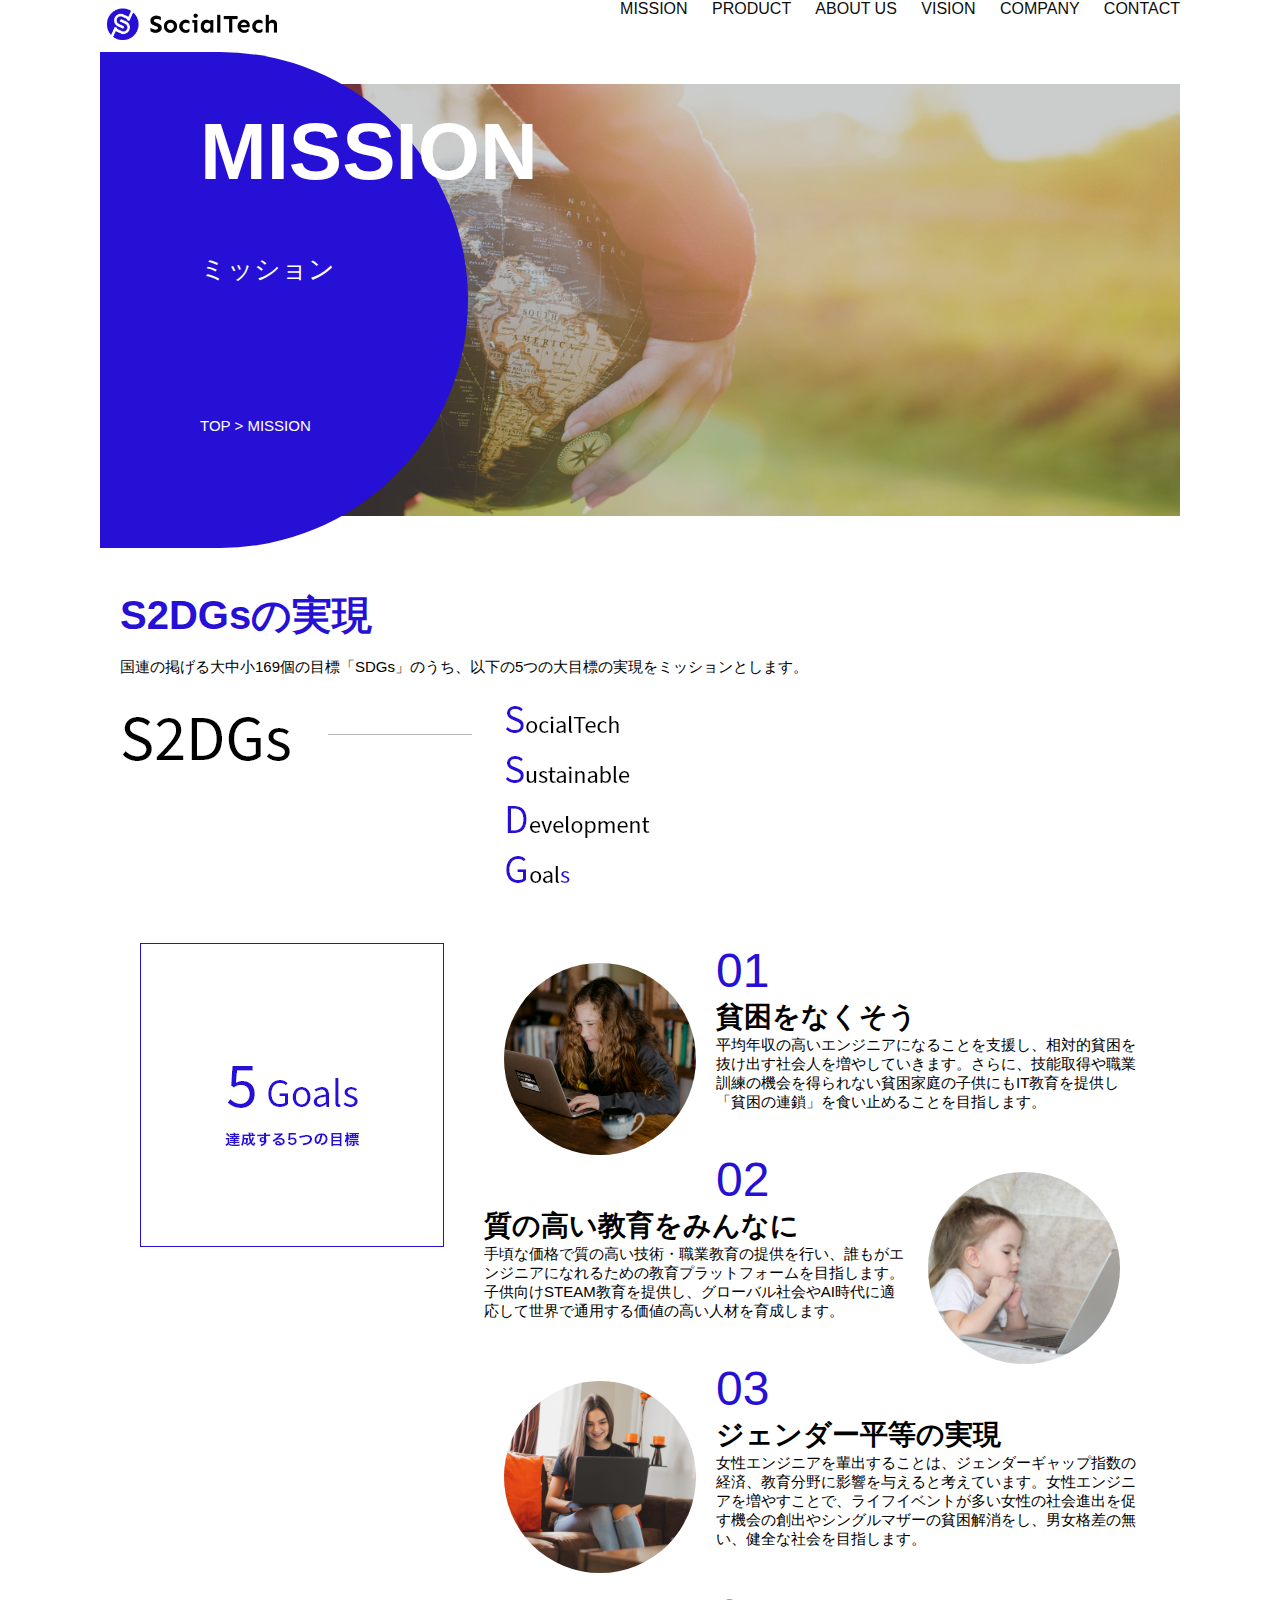
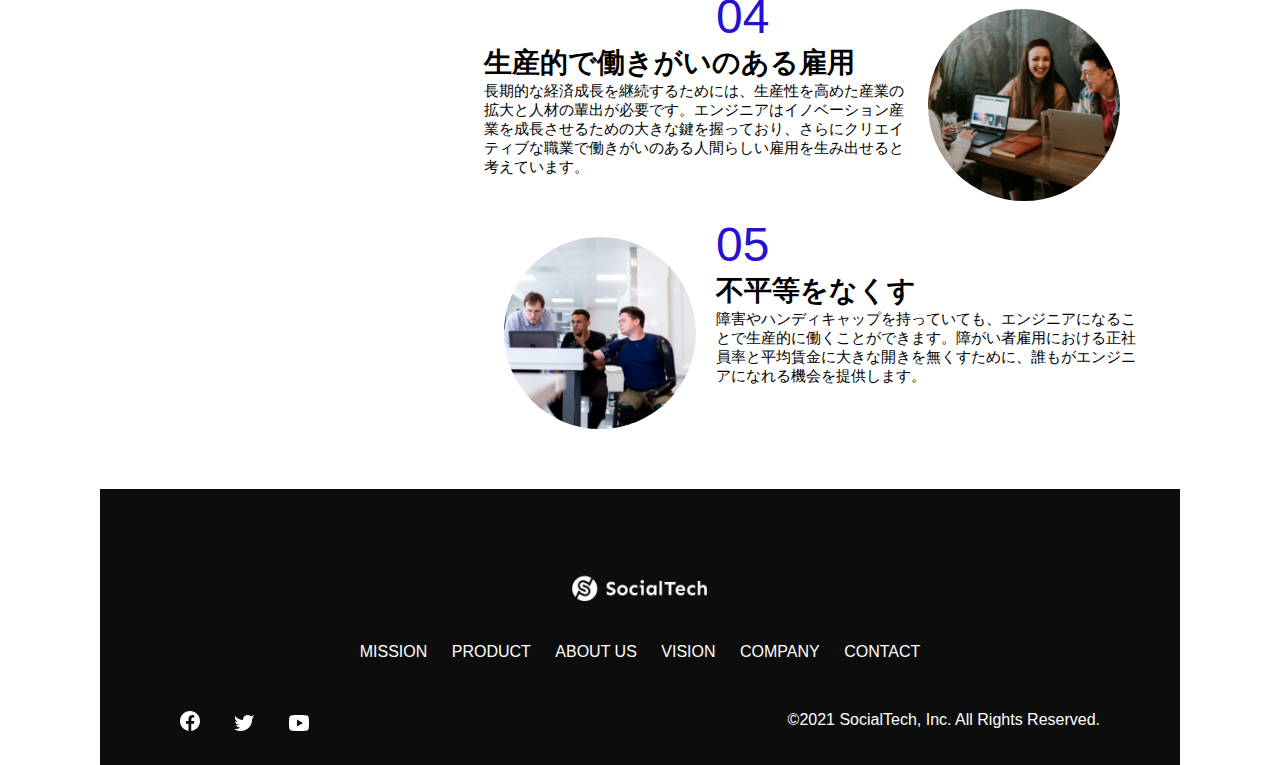
<file: kadai_tutorial_output/mission.html>
<!DOCTYPE html>
<html>

<head>
    <title>SocialTech - MISSION ミッション -</title>
    <meta charset="utf-8">
    <meta name="description" content="SocialTechが目指す5つの目標（S2DGs）を紹介します">
    <meta name="viewport" content="width=device-width,initial-scale=1.0">
    <link rel="stylesheet" href="style.css">
</head>

<body>
    <!-- ヘッダー -->
    <header>
        <!-- ロゴ -->
        <a href="index.html"><img src="images/logo.png" alt="トップページに戻る"></a>
        
        <!-- PC用ナビゲーション -->
        <nav id="nav-pc">
            <a href="mission.html">MISSION</a>
            <a href="product.html">PRODUCT</a>
            <a href="index.html#aboutus">ABOUT US</a>
            <a href="index.html#vision">VISION</a>
            <a href="index.html#company">COMPANY</a>
            <a href="index.html#contact">CONTACT</a>

        </nav>

         <!-- スマホ用メニューボタン -->
         <img id="menu-sp" src="images/button-menu.png" alt="ナビゲーションを開く" onclick="document.getElementById('nav-sp').style.display = 'block'">

        <!-- スマホ用ナビゲーション -->
        <nav id="nav-sp">
            <img id="close" src="images/button-close.png" alt="ナビゲーションを閉じる" onclick="document.getElementById('nav-sp').style.display = 'none'">
            <a id="logo-sp" href="index.html" onclick="document.getElementById('nav-sp').style.display = 'none'"><img
                src="images/logo-sp.png" alt="トップページに戻る"></a>
            <a class="menu" href="mission.html" onclick="document.getElementById('nav-sp').style.display = 'none'">MISSION</a>
            <a class="menu" href="product.html" onclick="document.getElementById('nav-sp').style.display = 'none'">PRODUCT</a>
            <a class="menu" href="index.html#aboutus" onclick="document.getElementById('nav-sp').style.display = 'none'">ABOUT
              US</a>
            <a class="menu" href="index.html#vision"
              onclick="document.getElementById('nav-sp').style.display = 'none'">VISION</a>
            <a class="menu" href="index.html#company"
              onclick="document.getElementById('nav-sp').style.display = 'none'">COMPANY</a>
            <a class="menu" href="index.html#contact"
              onclick="document.getElementById('nav-sp').style.display = 'none'">CONTACT</a>
            <div id="sns">
              <a href="https://www.facebook.com/sejuku2013"><img src="images/button-facebook.png" alt="Facebookのリンク"></a>
              <a href="https://twitter.com/samuraijuku"><img src="images/button-twitter.png" alt="Twitterのリンク"></a>
              <a href="https://www.youtube.com/channel/UCCFOQO5aDK0xXam4cUQXT8g"><img src="images/button-youtube.png" alt="YouTubeのリンク"></a>
            </div>
          </nav>


    </header>
   

    <main>
        <article>

            <!-- メインビジュアル -->
            <section id="mission-main">
                <div id="mission-title">
                    <h1>MISSION</h1>
                    <span>ミッション</span>
                    <div><p>TOP > MISSION</p></div>
                </div>
                

            </section>

            <!-- S2DGs -->
            <section id="mission-s2dgs">
                <h2 class="mission-h2">S2DGsの実現</h2>
                <p>国連の掲げる大中小169個の目標「SDGs」のうち、以下の5つの大目標の実現をミッションとします。</p>
                <img src="images/mission/mission-s2dgs.png" alt="S2DGs">
            </section>


            <!-- 5Goals -->
            <section id="mission-5goals">

                <div>
                    <img id="s2dgs-image" src="images/mission/mission-5goals.png" alt="5Goals">
                </div>

                <div>
                    <div>
                        <img class="fivegoals-image-left" src="images/mission/mission-5goals01.png" alt="PCを操作する女の子">
                        <span class="fivegoals-number">01</span>
                        <h3 class="fivegoals-h3">貧困をなくそう</h3>
                        <p class="fivegoals-p"> 平均年収の高いエンジニアになることを支援し、相対的貧困を抜け出す社会人を増やしていきます。さらに、技能取得や職業訓練の機会を得られない貧困家庭の子供にもIT教育を提供し「貧困の連鎖」を食い止めることを目指します。</p>
                    </div>

                    <div>
                        <img class="fivegoals-image-right" src="images/mission/mission-5goals02.png" alt="PCを見つめる小さい女の子">
                        <span class="fivegoals-number">02</span>
                        <h3 class="fivegoals-h3">質の高い教育をみんなに</h3>
                        <p class="fivegoals-p">手頃な価格で質の高い技術・職業教育の提供を行い、誰もがエンジニアになれるための教育プラットフォームを目指します。子供向けSTEAM教育を提供し、グローバル社会やAI時代に適応して世界で通用する価値の高い人材を育成します。</p>
                    </div>

                    <div>
                        <img class="fivegoals-image-left" src="images/mission/mission-5goals03.png" alt="PCを操作する女性">
                        <span class="fivegoals-number">03</span>
                        <h3 class="fivegoals-h3">ジェンダー平等の実現</h3>
                        <p class="fivegoals-p"> 女性エンジニアを輩出することは、ジェンダーギャップ指数の経済、教育分野に影響を与えると考えています。女性エンジニアを増やすことで、ライフイベントが多い女性の社会進出を促す機会の創出やシングルマザーの貧困解消をし、男女格差の無い、健全な社会を目指します。</p>
                    </div>

                    <div>
                        <img class="fivegoals-image-right" src="images/mission/mission-5goals04.png" alt="笑顔で話し合う3人の男女">
                        <span class="fivegoals-number">04</span>
                        <h3 class="fivegoals-h3">生産的で働きがいのある雇用</h3>
                        <p class="fivegoals-p"> 長期的な経済成長を継続するためには、生産性を高めた産業の拡大と人材の輩出が必要です。エンジニアはイノベーション産業を成長させるための大きな鍵を握っており、さらにクリエイティブな職業で働きがいのある人間らしい雇用を生み出せると考えています。</p>
                    </div>

                    <div>
                        <img class="fivegoals-image-left" src="images/mission/mission-5goals05.png" alt="障害を持つ男性が生き生きと働く様子">
                        <span class="fivegoals-number">05</span>
                        <h3 class="fivegoals-h3">不平等をなくす</h3>
                        <p class="fivegoals-p">障害やハンディキャップを持っていても、エンジニアになることで生産的に働くことができます。障がい者雇用における正社員率と平均賃金に大きな開きを無くすために、誰もがエンジニアになれる機会を提供します。</p>
                    </div>
                </div>
            </section>

        </article>
        
    </main>

    <!-- フッター -->
    <footer>
        <div id="footer-logo">
            <img src="images/logo-sp.png" alt="SocialTech">
          </div>
           <div id="footer-link">
             <a href="mission.html">MISSION</a>
             <a href="product.html">PRODUCT</a>
             <a href="index.html#aboutus">ABOUT US</a>
             <a href="index.html#vision">VISION</a>
             <a href="index.html#company">COMPANY</a>
             <a href="index.html#contact">CONTACT</a>
           </div>

           <div id="sns-footer">
            <a href="https://www.facebook.com/sejuku2013"><img src="images/button-facebook.png" alt="Facebookのリンク"></a>
            <a href="https://twitter.com/samuraijuku"><img src="images/button-twitter.png" alt="Twitterのリンク"></a>
            <a href="https://www.youtube.com/channel/UCCFOQO5aDK0xXam4cUQXT8g"><img src="images/button-youtube.png" alt="YouTubeのリンク"></a>
            <span id="copyright">&copy;2021 SocialTech, Inc. All Rights Reserved. </span>
        </div>
    </footer>

</body>
</html>
</file>
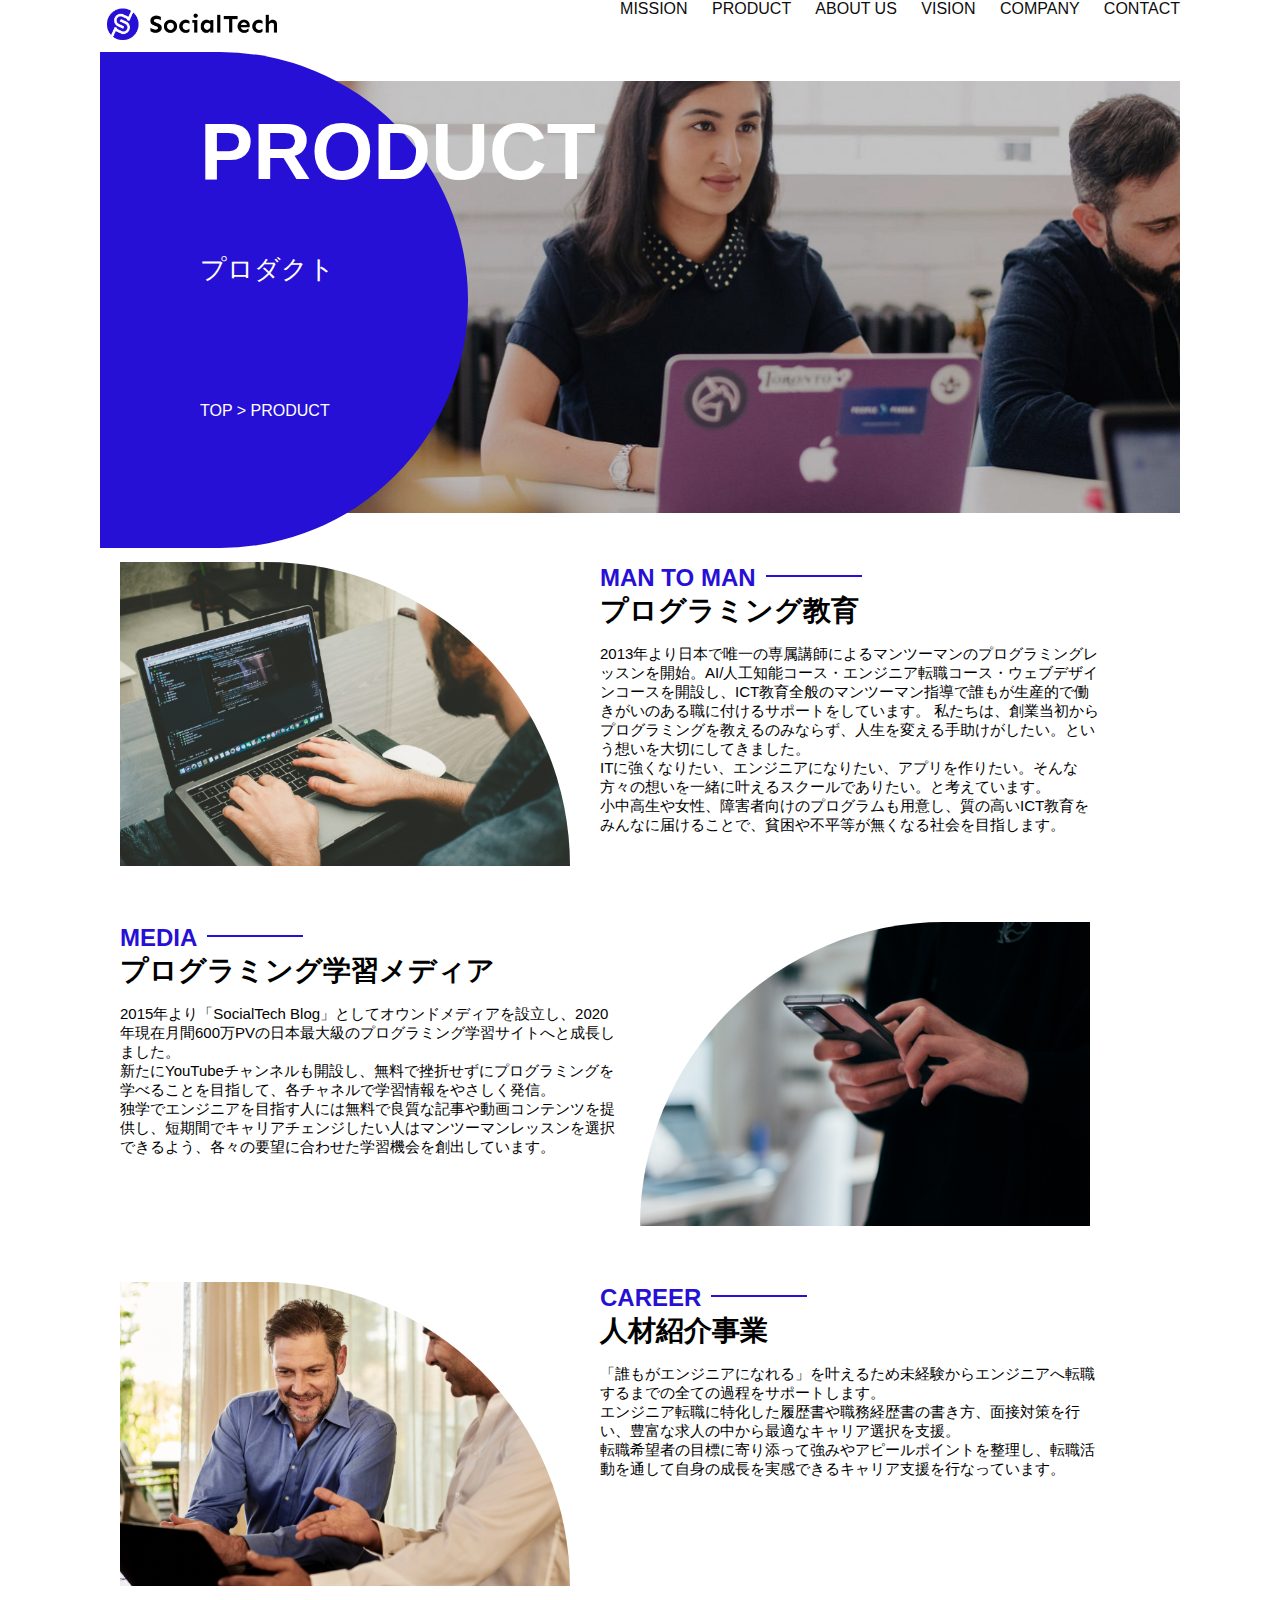
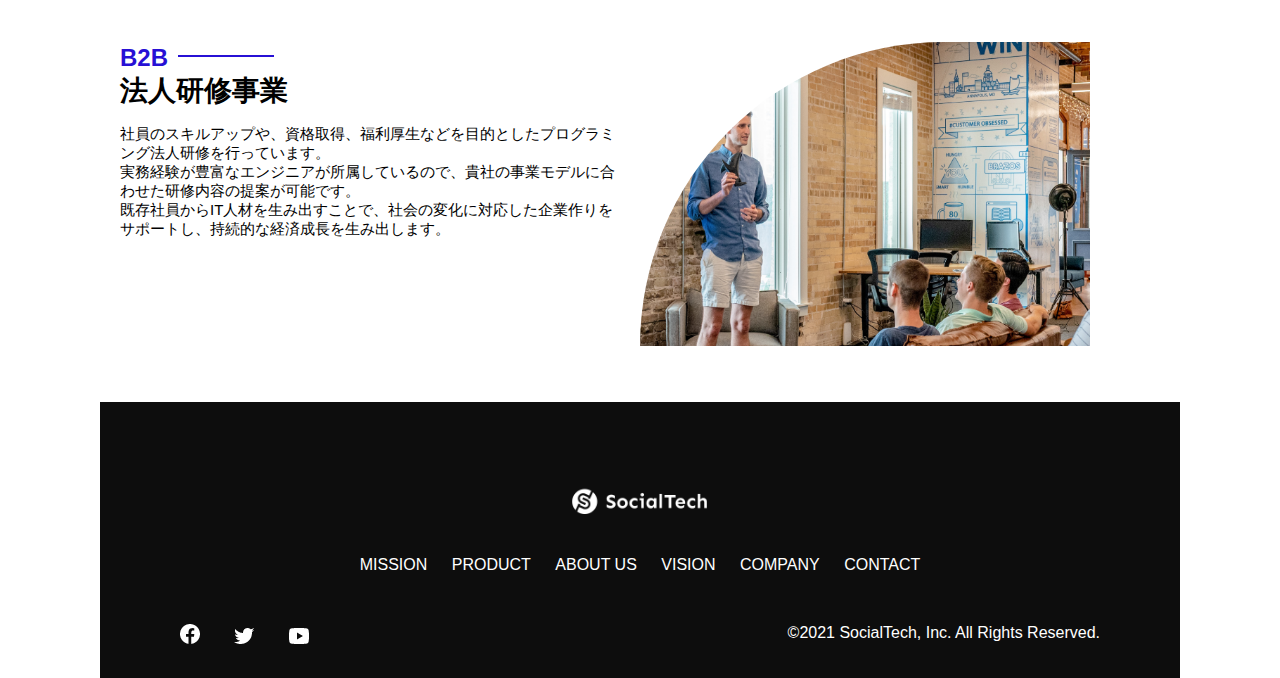
<file: kadai_tutorial_output/product.html>
<!DOCTYPE html>
<html>
    <head>
        <title>SocialTech -PRODUCT プロダクト-</title>
        <meta charset="utf-8">
        <meta name="description" content="SocialTechの4つのプロダクトを紹介します">
        <meta name="viewport" content="width=device-width,initial-scale=1.0">
        <link rel="stylesheet" href="style.css">
    </head>

    
    <body>
            <!-- ヘッダー -->
            <header>
                <!-- ロゴ -->
                <a href="index.html"><img src="images/logo.png" alt="トップページに戻る"></a>
                
                <!-- PC用ナビゲーション -->
                <nav id="nav-pc">
                    <a href="mission.html">MISSION</a>
                    <a href="product.html">PRODUCT</a>
                    <a href="index.html#aboutus">ABOUT US</a>
                    <a href="index.html#vision">VISION</a>
                    <a href="index.html#company">COMPANY</a>
                    <a href="index.html#contact">CONTACT</a>
    
                </nav>
    
                 <!-- スマホ用メニューボタン -->
                 <img id="menu-sp" src="images/button-menu.png" alt="ナビゲーションを開く" onclick="document.getElementById('nav-sp').style.display = 'block'">
    
                <!-- スマホ用ナビゲーション -->
                <nav id="nav-sp">
                    <img id="close" src="images/button-close.png" alt="ナビゲーションを閉じる" onclick="document.getElementById('nav-sp').style.display = 'none'">
                    <a id="logo-sp" href="index.html" onclick="document.getElementById('nav-sp').style.display = 'none'"><img
                        src="images/logo-sp.png" alt="トップページに戻る"></a>
                    <a class="menu" href="mission.html" onclick="document.getElementById('nav-sp').style.display = 'none'">MISSION</a>
                    <a class="menu" href="product.html" onclick="document.getElementById('nav-sp').style.display = 'none'">PRODUCT</a>
                    <a class="menu" href="index.html#aboutus" onclick="document.getElementById('nav-sp').style.display = 'none'">ABOUT
                      US</a>
                    <a class="menu" href="index.html#vision"
                      onclick="document.getElementById('nav-sp').style.display = 'none'">VISION</a>
                    <a class="menu" href="index.html#company"
                      onclick="document.getElementById('nav-sp').style.display = 'none'">COMPANY</a>
                    <a class="menu" href="index.html#contact"
                      onclick="document.getElementById('nav-sp').style.display = 'none'">CONTACT</a>
                    <div id="sns">
                      <a href="https://www.facebook.com/sejuku2013"><img src="images/button-facebook.png" alt="Facebookのリンク"></a>
                      <a href="https://twitter.com/samuraijuku"><img src="images/button-twitter.png" alt="Twitterのリンク"></a>
                      <a href="https://www.youtube.com/channel/UCCFOQO5aDK0xXam4cUQXT8g"><img src="images/button-youtube.png" alt="YouTubeのリンク"></a>
                    </div>
                  </nav>
            </header>       

            <main>
                <article>

                  <!-- メインビジュアル -->

                    <section id="product-main">
                        <div id="product-title">
                            <h1>PRODUCT</h1>
                            <span>プロダクト</span>
                            <div>TOP > PRODUCT</div>

                        </div>


                    </section>

                    <!-- メインコンテンツ -->
                    <section class="product-section1">
                      <img src="images/product/product-mantoman.png" alt="PCでコードを書く男性">

                      <div>

                        <h2 class="product-h2">MAN TO MAN</h2>
                        <h3 class="product-h3">プログラミング教育</h3>
                        <p>2013年より日本で唯一の専属講師によるマンツーマンのプログラミングレッスンを開始。AI/人工知能コース・エンジニア転職コース・ウェブデザインコースを開設し、ICT教育全般のマンツーマン指導で誰もが生産的で働きがいのある職に付けるサポートをしています。
                          私たちは、創業当初からプログラミングを教えるのみならず、人生を変える手助けがしたい。という想いを大切にしてきました。<br>ITに強くなりたい、エンジニアになりたい、アプリを作りたい。そんな方々の想いを一緒に叶えるスクールでありたい。と考えています。<br>小中高生や女性、障害者向けのプログラムも用意し、質の高いICT教育をみんなに届けることで、貧困や不平等が無くなる社会を目指します。</p>

                      </div>
                    </section>

                    <section class="product-section2">
                      <img src="images/product/product-media.png" alt="スマートフォンを操作する人">

                      <div>

                        <h2 class="product-h2">MEDIA</h2>
                        <h3 class="product-h3">プログラミング学習メディア</h3>
                        <p>2015年より「SocialTech
                          Blog」としてオウンドメディアを設立し、2020年現在月間600万PVの日本最大級のプログラミング学習サイトへと成長しました。<br>新たにYouTubeチャンネルも開設し、無料で挫折せずにプログラミングを学べることを目指して、各チャネルで学習情報をやさしく発信。<br>独学でエンジニアを目指す人には無料で良質な記事や動画コンテンツを提供し、短期間でキャリアチェンジしたい人はマンツーマンレッスンを選択できるよう、各々の要望に合わせた学習機会を創出しています。</p>

                      </div>
                    </section>

                    <section class="product-section1">
                      <img src="images/product/product-career.png" alt="笑顔で話し合う2人の男性">

                      <div>

                        <h2 class="product-h2">CAREER</h2>
                        <h3 class="product-h3">人材紹介事業 </h3>
                        <p>「誰もがエンジニアになれる」を叶えるため未経験からエンジニアへ転職するまでの全ての過程をサポートします。<br>エンジニア転職に特化した履歴書や職務経歴書の書き方、面接対策を行い、豊富な求人の中から最適なキャリア選択を支援。<br>転職希望者の目標に寄り添って強みやアピールポイントを整理し、転職活動を通して自身の成長を実感できるキャリア支援を行なっています。<br>
                        </p>

                      </div>
                    </section>

                    <section class="product-section2">
                      <img src="images/product/product-b2b.png" alt="公演中の男性とそれを聴く人々">

                      <div>

                        <h2 class="product-h2">B2B</h2>
                        <h3 class="product-h3">法人研修事業</h3>
                        <p> 社員のスキルアップや、資格取得、福利厚生などを目的としたプログラミング法人研修を行っています。<br>実務経験が豊富なエンジニアが所属しているので、貴社の事業モデルに合わせた研修内容の提案が可能です。<br>既存社員からIT人材を生み出すことで、社会の変化に対応した企業作りをサポートし、持続的な経済成長を生み出します。</p>

                      </div>
                    </section>

                </article>
                <footer>
                  <div id="footer-logo">
                    <img src="images/logo-sp.png" alt="SocialTech">
                  </div>
                  <div id="footer-link">
                    <a href="mission.html">MISSION</a>
                    <a href="product.html">PRODUCT</a>
                    <a href="index.html#aboutus">ABOUT US</a>
                    <a href="index.html#vision">VISION</a>
                    <a href="index.html#company">COMPANY</a>
                    <a href="index.html#contact">CONTACT</a>
                  </div>
                  <div id="sns-footer">
                    <a href="https://www.facebook.com/sejuku2013"><img src="images/button-facebook.png" alt="Facebookのリンク"></a>
                    <a href="https://twitter.com/samuraijuku"><img src="images/button-twitter.png" alt="Twitterのリンク"></a>
                    <a href="https://www.youtube.com/channel/UCCFOQO5aDK0xXam4cUQXT8g"><img src="images/button-youtube.png" alt="YouTubeのリンク"></a>
                    <span id="copyright">&copy;2021 SocialTech, Inc. All Rights Reserved. </span>
                  </div>
                </footer>
              </main>
    </body>
</html>
</file>
<file: kadai_013/style.css>
/* PC、スマホ共通スタイル */
body {
  font-family: "Source Sans Pro", "Hiragino Kaku Gothic ProN", Meiryo, Arial,
    sans-serif;
}

p {
  font-size: 15px;
}

#main-visual>img {
  width: 100%;
}

/*================
PC用のスタイル 
=================*/
@media screen and (min-width: 768px) {
  /* 横幅設定 */
  body {
    max-width: 1080px;
    min-width: 960px;
    margin: 0 auto 0 auto;
  }

  /* ヘッダー */
  header {
    display: flex;
    justify-content: space-between;
  }

  /* ナビゲーションのレイアウト */
  #nav-pc {
    text-align: right;
    font-size: 14px;
    padding-top: 15px;
  }

  /* ナビゲーションのリンクの装飾設定 */
  #nav-pc>a {
    text-decoration: none;
    margin-left: 20px;
  }

  #nav-pc>a:link {
    color: #0d0d0d;
  }

  #nav-pc>a:visited {
    color: #0d0d0d;
  }

  #nav-pc>a:hover {
    color: #0d0d0d;
    text-decoration: underline;
  }

  #nav-pc>a:active {
    color: #0d0d0d;
  }

  /* スマートフォン用ナビゲーションを隠す */
  #menu-sp
  {
    display: none;
  }

  #nav-sp
  {
    display: none;

  }



}

/*================
スマートフォン用のスタイル 
=================*/

@media screen and (max-width:767px)
{

  body
  {
    min-width: 375px;
    margin:0;
  }

  #nav-pc
  {
    display: none;
  }

  #menu-sp
  {
    float: right;
    padding: 0;
  }

  #nav-sp
  {
    background-color:#ce933e ;
    position:absolute;
    left:0;
    top: 0;
    height: 100%;
    width: 100%;
    display: none;
    z-index: 100;

  }

  #close
  {
    position:absolute;
    top:20px;
    right:20px;
  }

  #logo-sp
  {
    display: block;
    margin:80px 0 30px 20px;
  }

  #nav-sp > a
  {
    display: block;

  }

  #nav-sp > a:link
  {
    color:#ffffff;
  }

  #nav-sp > a:visited
  {
    color:#ffffff;
  }

  #nav-sp > a:hover
  {
    color:#ffffff;
    text-decoration: underline;
  }

  #nav-sp>.menu
  {
    text-decoration: none;
    display:block;
    margin:auto 20px;
    height:44px;
    font-size: 16px;
    background-image: url("images/arrow.png");
    background-repeat: no-repeat;
    background-position:right  top;
  }  




  
}
</file>
<file: kadai_tutorial_output/style.css>
/* PC、スマホ共通スタイル */
body
 {
    font-family: "Source Sans Pro", "Hiragino Kaku Gothic ProN", Meiryo, Arial, sans-serif;
  }
  
  p 
  {
    font-size: 15px;
  }

  /*================
 PC用のスタイル 
=================*/

@media screen and (min-width:768px)
{
  /* 横幅設定 */
  body 
  {
    max-width: 1080px;
    min-width: 960px;
    margin: 0 auto 0 auto;
  }
  
  /* ヘッダー */
  header
   {
    display: flex;
    justify-content: space-between;
  }

  * ナビゲーションのレイアウト */
  #nav-pc 
  {
    font-size: 14px;
    padding-top: 15px;
  }
  
  /* ナビゲーションのリンクの装飾設定 */
  #nav-pc > a 
  {
    text-decoration: none;
    margin-left: 20px;
  }
  #nav-pc > a:link 
  {
    color: #0d0d0d;
  }
  #nav-pc > a:visited {

    color: #0d0d0d;
  }
  #nav-pc > a:hover
   {
    color: #0d0d0d;
    text-decoration: underline;
  }
  #nav-pc > a:active 
  {
    color: #0d0d0d;
  }

  /* スマホ用ナビを非表示 */
  #nav-sp,
  #menu-sp {
    display: none;
  }


  /* メインビジュアル*/
  #main-visual
   {
    position: relative;
    height: 400px;
  }

  #main-message
  {
    background-color: #2710d5;
    position: absolute;
    top: 0;
    left: 0;
    color: #ffffff;
    border-radius: 0 0 476px 0;
    max-width:620px;
    height: 100%;
    width: 100%;
    z-index:11;

  }

  #main-message > h1 
  {
    font-size: 60px;
    font-weight: bold;
    margin: 100px 0 0 50px;
  }

  #main-message > p 
  { 
    font-size: 28px;
    margin: 0 0 0 50px;
  }

  #main-visual > img
  {
    position: absolute;
    top:0;
    right: 0;
    max-width: 620px;
    border-radius: 476px 0 0 0;
    z-index:10;
  }

  /* 見出し */
  h2
   {
    margin: 40px 0 0 0;
  }
  
  h2::after 
  {
    content: url("images/line.png");
    margin-left: 10px;
  }
  
  h3 
  {
    font-size: 27px;
  }

    /* ミッション */
    #mission 
    {
        margin: 80px auto 80px auto;
        width: 100%;
    }
    
    #mission-flex
    {
        display:flex;
    }

    #mission-flex > div 
    {
        width: 50%;
        margin: 20px;
    }
      
    #mission-photo 
    {
        width: 100%;
    }
      
    #s2dgs
    {
        margin-top: 50px;
        width: 100%;
     }
   
 /* プロダクト */
 #product
  {
    background-color: #fafafa;
    margin: 80px 0 80px 0;
    padding: 10px 40px 0px 40px;
  }
  
  /* 外枠 */
  #product > div
   {
    margin-top: 40px;
    display: flex;
  }
  
  /* 左のカラム */
  #product-left 
  {
    width: 50%;
    margin-right: 20px;
  }
  
  /* 右のカラム */
  #product-right
   {
    width: 50%;
    margin-left: 20px;
    margin-top: 80px;
  }
  
  /* 画像＋説明の枠 */
  #product-left > div 
  {
    position: relative;
    height: 480px;
    margin-right: 20px;
  }
  #product-right > div
   {
    position: relative;
    height: 480px;
    margin-left: 20px;
  } 

  /* 画像*/
  .product-photo
  {
    width:100%;
  }

  /* 説明文の枠 */
  .product-explain 
  {
    background-color: #ffffff;
    position: absolute;
    left: 0;
    top: 280px;
    margin: 0 40px 0 40px;
    padding: 20px;
    box-shadow: 5px 5px 10px rgba(0, 0, 0, 0.05);
  }
  
  /* 説明文の英語 */
  .product-explain > span 
  {
    color: #2710d5;
    font-weight: bold;
    font-size: 16px;
    margin: 0;
  }
  
  /* 説明文の見出し */
  .product-explain > h3 
  {
    font-size: 20px;
    margin: 5px 0 5px 0;
  }
  
  /* 説明文 */
  .product-explain > p 
  {
    font-size: 14px;
    margin: 0;
  }
  
  /* 「もっとみる」ボタン */
  #product-more 
  {
    margin: 0 auto -42px auto;
  } 


  /* ABOUT US */
#aboutus
 {
    margin: 80px auto 80px auto;
  }
  
  /* 3つの組織文化と画像を入れる枠 */
  #aboutus > div
   {
    display: flex;
  }
  
  /* 画像 */
  .culture-img 
  {
    width: 100%;
    align-self: flex-start;
  }
  
  .culture-img2
   {
    margin-top: 50px;
    width: 100%;
  }
  
  /* 3つの組織文化の表 */
  .culture-table
   {
    margin-right: 50px;
  }
  
    /* 番号 */
    .culture-num 
    {
      font-size: 80px;
      color: #2710d5;
      margin: 0 20px 0 0;
    }
    
    /* 組織文化英語 */
    .culture-en 
    {
      color: #2710d5;
      font-weight: bold;
      font-size: 24px;
      display: block;
    }
    
    /* 組織文化日本語 */
    .culture-jp
     {
      font-size: 28px;
      font-weight: bold;
    }
    
    /* 説明文 */
    .culture-description 
    {
      margin: 0;
    }

    * ビジョン */
#vision {
  margin: 80px auto 80px auto;
}

/* セクション内の外枠 */
#vision > div {
  width: 100%;
  display: flex;
  justify-content: space-between;
  flex-wrap: wrap;
}

/* 7つの行動指針の枠 */
.vision-box {
  width: 300px;
  height: 300px;
  margin-bottom: 30px;
  position: relative;
}

  .vision-box > img {
    width: 100%;
    height: auto;
    position: absolute;
    top: 0;
    left: 0;
    z-index: 30;
  }
  
  .vision-box > span {
    position: absolute;
    top: 0;
    left: 0;
    z-index: 31;
    margin-right: 20px;
  }
  
  .vision-box > span > h4 {
    color: #2710d5;
    font-size: 19px;
    margin: 80px 0 0 0;
  }
  
  .vision-box > span > h4::first-letter {
    font-size: 40px;
  }
  
  .vision-box > span > h5 {
    font-size: 20px;
    margin: 0 0 0 0;
  }
  
  .vision-box > span > p {
    margin: 10px 0 0 0;
  }

/* CASES */

#cases
{
    margin: 80px auto 80px auto;
}


#cases-top
{
    display: flex;
    list-style: none;
    justify-content: center;
    
}

.cases-li
{
    margin-right: 20px;
    box-shadow:5px 5px 5px  #c4c4c4 ;
    width:30%;
}

.cases-li img
{
    width:100%;
}

.cases-li>div>h4
{
    color: #2710d5;
}


  /* 会社概要 */
#company {
    margin: 80px auto 80px auto;
  }
  
    #company-table {
      width: 100%;
    }
   
    .tableheader {
      text-align: left;
      padding: 20px;
      border-bottom-color: #2710d5;
      border-bottom-width: 1px;
      border-bottom-style: solid;
      width: 100px;
    }
   
    .tableheader-first {
      text-align: left;
      padding: 20px;
      border-bottom-color: #2710d5;
      border-bottom-width: 1px;
      border-bottom-style: solid;
      border-top-color: #2710d5;
      border-top-width: 1px;
      border-top-style: solid;
      width: 100px;
    }
   
    .cell {
      padding: 30px;
      border-bottom-color: #ececec;
      border-bottom-width: 1px;
      border-bottom-style: solid;
    }
   
    .cell-first {
      padding: 30px;
      border-bottom-color: #ececec;
      border-bottom-width: 1px;
      border-bottom-style: solid;
      border-top-color: #ececec;
      border-top-width: 1px;
      border-top-style: solid;
    }

    #company > iframe {
        width: 100%;
        height: 368px;
        margin-top: 40px;
      }


 /* お問い合わせ */

#contact {
  margin: 80px auto 80px auto;
}

/* 外枠 */
#contact > form > div {
  display: flex;
  flex-direction: row;
  flex-wrap: wrap;
  padding-bottom: 30px;
}

/* 左列の見出し */
.contact-heading {
  width: 240px;
  align-self: center;
}
/* 見出しのラベル */
.contact-label {
  font-weight: bold;
}
/* 必須 */
.contact-span {
  color: #ce2222;
  margin: 0 0 0 20px;
  font-weight: bold;
}

  /* テキストボックス */
  .contact-textbox {
    border-top: 0;
    border-left: 0;
    border-right: 0;
    border-bottom-width: 1px;
    border-bottom-color: #707070;
    border-bottom-style: solid;
    background-color: #fafafa;
    width: 400px;
    height: 56px;
  }
  /* お問い合わせ内容のテキストエリア */
  .contact-textarea {
    border-top: 0;
    border-left: 0;
    border-right: 0;
    border-bottom-width: 1px;
    border-bottom-color: #707070;
    border-bottom-style: solid;
    background-color: #fafafa;
    width: 400px;
    height: 200px;
  }

  /* フッター */


footer {
    background-color: #0d0d0d;
    text-align: center;
    padding: 80px 80px 30px 80px;
  }
  
  #footer-logo {
    margin-bottom: 30px;
  }
  
  #footer-link {
    margin-bottom: 50px;
  }
  #footer-link > a {
    text-decoration: none;
    margin: 10px;
  }
  #footer-link > a:link {
    color: #ffffff;
  }
  #footer-link > a:visited {
    color: #ffffff;
  }
  #footer-link > a:hover {
    color: #ffffff;
    text-decoration: underline;
  }
  #footer-link > a:active {
    color: #ffffff;
  }
  
    #sns-footer {
      text-align: left;
      width: 100%;
    }
   
    #sns-footer > a {
      margin-right: 30px;
    }
    
    #copyright {
      color: #ffffff;
      float: right;
    }

    /* mission.html用スタイル */
   /* ミッションのメインビジュアル */

    #mission-main
    {
      height:496px;
      width:100%;
      background-image:url("images/mission/mission-main.png");
      background-repeat: no-repeat;
      background-position-y: center;


    }

    #mission-title
    {
      background-color: #2710d5;
      width:368px;
      color: #ffffff;
      height:496px;
      border-radius: 0 248px 248px 0;
      position: relative;
    }
    #mission-title>h1
    {
      position: absolute;
      top:0;
      left: 100px;
      font-size:80px;
    }

    #mission-title>span
    {
      position: absolute;
      top: 200px;
      left:100px;
      font-size: 26px;
    }

    #mission-title>div
    {
      position:absolute;
      top: 350px;
      left: 100px;
      font-size: 16px;
    }

    /* S2DGs */
    #mission-s2dgs
    {
      width:100%;
      margin: 20px;
    }

    .mission-h2
    {
      color: #2710d5;
      font-size: 40px;

    }

    .mission-h2::after
    {
      content:none;
    }
  
    /* 5GOALS */

    #mission-5goals
    {
      margin:20px;
      display: flex;

    }

    #mission-5goals>div
    {
      flex-grow:1;
      padding:20px;
    }

    #mission-5goals>div>div
    {
      margin-bottom:40px;
    }

    .fivegoals-image-right
    {
      float: right;
      margin:20px;
    }

    .fivegoals-image-left
    {
      float: left;
      margin:20px;
    }

    .fivegoals-number
    {
      color:#2710d5;
      font-size:48px;
      margin:0;
    }

    .fivegoals-h3
    {
      font-size:28px;
      margin:0;

    }

    .fivegoals-p
    {
      margin:0;
    }

    /* プロダクトページ */

  #product-main
  {
    height:490px;
    width: 100%;
    background-image: url("images/product/product-main.png");
    background-repeat: no-repeat;
    background-position-y:center ;

  }

  #product-title
  {
    background-color: #2710d5;
    width: 368px;
    color: #ffffff;
    height:496px;
    border-radius: 0 248px 248px 0;
    position: relative;
  }

  #product-title > h1
  {
    position: absolute;
    top: 0;
    left: 100px;
    font-size: 80px;

  }
  #product-title > span
  {
    position: absolute;
    top: 200px;
    left:100px;
    font-size:26px;
  }

  #product-title > div
  {
    position: absolute;
    top: 350px;
    left: 100px;
    font-size: 16px;
  }

  /* メインコンテンツ */
  .product-h2
  {
    color: #2710d5;
    margin: 0;
    font-size: 24px;

  }

  .product-h3
  {
   margin:0;
    font-size: 28px;
  }

  /* セクション１ */
  .product-section1
  {
    position:relative;
    margin: 20px;
    height:340px;
    

  }

 

  .product-section1 > img
  {
    position: absolute;
    top: 0;
    left:0;
    width: 450px;
    margin: 0 40px 30px 0;
    border-radius: 0 432px 0 0;
    
  }

  .product-section1 > div
  {
    width:500px;
    position: absolute;
    top: 0;
    left:480px;
   
    
  }

  /* セクション２ */

  .product-section2
  {
    position:relative;
    margin: 20px;
    height:340px;

  }

  .product-section2 > img
  {
    position: absolute;
    top: 0;
    left:480px;
    width: 450px;
    margin: 0  0 30px 40px ;
    border-radius:432px 0 0 0;
    
  }

  .product-section2 > div
  {
    width:500px;
    position: absolute;
    top: 0;
    left:0;
   
    
  }
}

/*====================
スマートフォン用のスタイル
=====================*/

@media screen and (max-width:767px)
{
    body {
        min-width: 375px;
        margin: 0;
      }
    
      /* PC用ナビゲーション非表示 */
      #nav-pc {
        display: none;
      }
    
      /* ハンバーガーメニュー */
      #menu-sp {
        float: right;
        padding: 0;
      }

      
  /* スマホ用ナビゲーションの表示切替 */
  /* 初期状態、レイアウトと非表示設定 */
  #nav-sp {
    background-color: #2710d5;
    position: absolute;
    left: 0;
    top: 0;
    height: 100%;
    width: 100%;
    display: none;
    z-index: 100;
  }

  /* ×ボタン */
  #close {
    position: absolute;
    top: 20px;
    right: 20px;
  }

  /* ナビゲーションメニュー用ロゴ */
  #logo-sp {
    margin: 80px 0 30px 20px;
  }

  /* ナビゲーションのリンクの装飾設定 */
  #nav-sp > a {
    display: block;
  }

  #nav-sp > a:link {
    color: #ffffff;
  }
  #nav-sp > a:visited {
    color: #ffffff;
  }
  #nav-sp > a:hover {
    color: #ffffff;
    text-decoration: underline;
  }
  #nav-sp > a:active {
    color: #ffffff;
  }
  #nav-sp > .menu {
    text-decoration: none;
    display: block;
    margin: 0 20px 0 20px;
    height: 44px;
    font-size: 16px;
    background-image: url("images/arrow.png");
    background-repeat: no-repeat;
    background-position: right top;
  }

   #sns {
     position: absolute;
     bottom: 20px;
     left: 20px;
   }
   #sns > a {
     margin-right: 30px;
   }

    /* メインビジュアル */
    #main-visual {
        position: relative;
        height: 470px;
        width: 100%;
        overflow: hidden;
      }
      #main-visual > div {
        position: absolute;
        top: 0;
        left: 0;
        background-color: #2710d5;
        color: white;
        border-radius: 0 0 476px 0;
        text-align: center;
        height: 280px;
        width: 100%;
        z-index: 11;
      }
      #main-visual > div > h1 {
        font-size: 28px;
        margin: 90px 0 0 0;
      }
    
      #main-visual > div > p {
        margin: 0;
      }
    
      #main-visual > img {
        width: 100%;
        border-radius: 476px 0 0 0;
        z-index: 10;
        position: absolute;
        bottom: 0;
        right: 0;
      }

      /* 見出し */
  h2::after {
    content: url("images/line.png");
    margin-left: 10px;
  }

  h3 {
    font-size: 24px;
    margin: 10px 0 0 0;
  }

   /* ミッション */
   #mission {
     margin: 20px;
   }
 
   #mission-photo {
     width: 100%;
   }
 
   #s2dgs {
     width: 100%;
   }

   /* プロダクト */
  #product {
    background-color: #fafafa;
    margin: 80px auto 0px auto;
    max-width: 980px;
    padding-top: 10px;
  }

  #product h2 {
      margin-left: 20px;
  }
  /* 外枠 */
  /* 左右のカラム　スマホでは縦並び */
  #product-left,
  #product-right {
    margin-right: 20px;
    margin-left: 20px;
  }

  /* 画像＋説明の枠 */
  #product-left > div,
  #product-right > div {
    position: relative;
    height: 540px;
  }

  /* 説明文の枠 */
  .product-explain {
    background-color: #ffffff;
    position: absolute;
    left: 0;
    bottom: 50px;
    padding: 20px;
    box-shadow: 5px 5px 10px rgba(0, 0, 0, 0.05);
  }

  .product-explain > span {
    color: #2710d5;
    font-weight: bold;
    font-size: 16px;
    margin: 0px;
  }

  .product-explain > h3 {
    margin: 10px 0 10px 0;
  }

  /* 画像 */
  .product-photo {
    width: 100%;
  }

  #product-more > img {
    margin: 0 0 -42px 20px;
  }

  /* ABOUT US */
  #aboutus {
    margin: 80px 20px 80px 20px;
  }

  #aboutus > div {
    display: flex;
    flex-direction: column;
  }

  #culture-table 
  {
    width: 100%;
    padding-right: 20px;
    order: 2;
  }
    .culture-img
     {
    width: 100%;
    order: 1;
  } 

  .culture-img2 {
    width: 100%;
  }

   .culture-num {
     font-size: 80px;
     color: #2710d5;
   }
 
   .culture-en {
     color: #2710d5;
     font-weight: bold;
     font-size: 24px;
     display: block;
   }
 
   .culture-jp {
     display: block;
   }
 
   .culture-description {
     margin: 0;
   }

   /* ビジョン */
   #vision
   {

    margin: 80px 20px;

   }

   .vision-box
   {
    width :300px ;
    height:300px;
    margin-bottom: 30px;
    position:relative;
   }

   .vision-box > img
   {

    width:100%;
    height:auto;
    position:absolute;
    top:0;
    left: 0;
    z-index: 30;
   }

   .vision-box>span
   {
   
    position: absolute;
    top: 0;
    left: 0;
    z-index: 31;
    margin-right:20px;

   }

   .vision-box > span 
   {
    position: absolute;
    top: 0;
    left: 0;
    z-index: 31;
    margin-right: 20px;
  }

  .vision-box > span > h4 
  {
    color: #2710d5;
    font-size: 19px;
    margin: 60px 0 0 0;
  }

  .vision-box > span > h5 
  {
    font-size: 20px;
    margin: 0 0 0 0;
  }
  .vision-box > span > p 
  {
    margin: 10px 0 0 0;
  }

  /* CASES */

  #cases
  {
    margin: 80px 20px;

  }

  #cases-top
  {
    padding: 0;
   
  }

  .cases-li
  {
    display: block;
    list-style: none;
    box-shadow:5px 5px 5px  #c4c4c4 ;

    margin:50px 20px;
  }

  .cases-li>div>h4
{
  margin-bottom: 10px;
    color: #2710d5;
}
.cases-li>div
{
  margin-right: 10px;
  padding-bottom:20px ;
}

  .cases-li>img
  {
    width:100%;
  }

  /* 会社概要 */

  #company
  {
    margin:0 20px 0 20px;
  }

  #company > h3 
  {
    margin-bottom: 20px;
  }

  #company> table
  {
    width:100%;
  }

  .tableheader-first
  {
    border-bottom:solid 1px#2710d5 ;
    border-top:solid 1px#2710d5 ;
    text-align: left;
    width: 50px;
    padding:20px;
    
  }

  .tableheader
  {

    border-bottom:solid 1px#2710d5 ;
    text-align: left;
    width: 50px;
    padding:20px;
  }    

  .cell-first
  {
    border-top:solid 1px #ececec;
    border-bottom:solid 1px #ececec ;
    padding:20px;
  }

  .cell
  {
    border-bottom:solid 1px #ececec ;
    padding:20px;
    
  }

  #company > iframe
  {
    width: 100%;
    height: 240px;
    margin: 40px 0 0 0;
  }

  /* お問い合わせ */
  #contact
  {
    margin: 80px 20px 80px 20px;

  }

  #contact > h3 {
    margin-bottom: 20px;
  }

  #contact > form > div {
    margin-bottom: 20px;
  }

  .contact-heading {
    margin-bottom: 20px;
  }
  
  .contact-label
  {
    font-weight:bold;
  }

  .contact-span
  {
    color:#ce2222;
    margin-left: 20px;
    font-weight: bold;
  }

  .contact-textbox
  {
    background-color: #fafafa;
    border-top: 0;
    border-left: 0;
    border-right: 0;
    border-bottom:solid 1px #707070;
    width: 100%;
    height: 56px;
    min-width: 300px;
  }
  .contact-textarea
  {
    background-color: #fafafa;
    border-top: 0;
    border-left: 0;
    border-right: 0;
    border-bottom:solid 1px #707070;
    width: 100%;
    height: 150px;

  }

  .radiobutton
  {
    margin-bottom:20px;
  }

  .radiobutton + label ::after
  {
    
        content: "\A";
        white-space: pre;
  }

  /* フッター */
  footer {
    background-color: #0d0d0d;
    padding: 30px 20px 50px 20px;
  }

  #footer-logo {
    margin-bottom: 30px;
  }

  #footer-link
  {
    margin-bottom: 50px;
  }

  #footer-link>a
  {
    display:block;
    text-decoration: none;
    color:#ffffff;
    margin: 0 20px 30px 0;
    background-image: url("images/arrow.png");
    background-repeat: no-repeat;
    background-position: right top;

  }

  #footer-link > a:link {
    color: #ffffff;
  }
  #footer-link > a:visited {
    color: #ffffff;
  }
  #footer-link > a:hover {
    color: #ffffff;
    text-decoration: underline;
  }
  #footer-link > a:active {
    color: #ffffff;
  }

  #sns-footer > a {
    margin-right: 30px;
}

#copyright {
    font-size: 12px;
    display: block;
    margin-top: 30px;
    color: #ffffff;
}

 /* mission.html用スタイル */
   /* ミッションのメインビジュアル */
   #mission-main
   {
     height:256px;
     width:100%;
     background-image:url("images/mission/mission-main.png");
     background-repeat: no-repeat;
     background-position-y: center;
     background-size:auto 208px;


   }

   #mission-title
   {
     background-color: #2710d5;
     width:136px;
     color: #ffffff;
     height:256px;
     border-radius: 0 248px 248px 0;
     position: relative;
   }

   #mission-title>h1
   {
     position: absolute;
     top:0;
     left: 20px;
     font-size:40px;
   }

   #mission-title>span
   {
     position: absolute;
     top: 110px;
     left: 20px;
     font-size: 18px;
   }

   #mission-title > div>p
   {
     position:absolute;
     top: 180px;
     left: 20px;
     font-size: 13px;
   }

   /* S2DGs */
   #mission-s2dgs
   {
     
     margin: 20px;
   }

   .mission-h2
   {
     color: #2710d5;
     font-size: 38px;

   }

   .mission-h2::after
   {
     content:none;
   }

   #mission-s2dgs>img
   {
    width:100%;
   }

 
   /* 5GOALS */

   #mission-5goals
   {
     margin:20px;
     

   }

   

   #mission-5goals>div>div
   {
     margin-bottom:40px;
   }

   
   #s2dgs-image
   {
     width: 100%;
   }




   .fivegoals-image-right
   {
     
     margin:20px auto 20px auto;
     display: block;
   }

   .fivegoals-image-left
   {
     
    margin:20px auto 20px auto;
     display: block;
   }

   .fivegoals-number
   {
     color:#2710d5;
     font-size:48px;
     margin:0;
   }

   .fivegoals-h3
   {
     font-size:28px;
     margin:0;

   }

   .fivegoals-p
   {
     margin:0;
   }

     /* プロダクトページ */

     /* メインビジュアル */

     #product-main
     {
      height: 256px;
      width: 100%;
      background-image: url("images/product/product-main.png");
      background-repeat:no-repeat ;
      background-position-y:center ;
      background-size: auto 208px;
      
     }

     #product-title
  {
    background-color: #2710d5;
    width: 136px;
    color: #ffffff;
    height:256px;
    border-radius: 0 248px 248px 0;
    position: relative;
  }

  #product-title > h1
  {
    position: absolute;
    top: 0;
    left: 20px;
    font-size: 40px;

  }
  #product-title > span
  {
    position: absolute;
    top: 110px;
    left:20px;
    font-size:18px;
  }

  #product-title > div
  {
    position: absolute;
    top: 180px;
    left: 20px;
    font-size: 13px;
  }

  /* メインコンテンツ */
  .product-h2
  {
    color: #2710d5;
    margin: 0;
    font-size: 24px;

  }

  .product-h3
  {
   margin:0;
    font-size: 28px;
  }

  /* セクション１ */
  .product-section1
  {
    margin: 20px;

  }

 

  .product-section1 > img
  {
    width: 100%;
   
    border-radius: 0 300px 0 0;
    
  }

  
  /* セクション２ */

  .product-section2
  {
    
    margin: 20px;
    display: flex;
    flex-direction: column;
    

  }

  .product-section2 > img
  {
    width: 100%;
   
    border-radius: 300px 0 0 0;
    order: 1;
    
    
  }

  .product-section2 > div
  {
   order: 2;
   
    
  }

}
</file>
<file: kadai_tutorial_output/html-css-advanced-sozai-main/kadai_012/style.css>
/* PC、スマホ共通スタイル */
body {
  font-family: "Source Sans Pro", "Hiragino Kaku Gothic ProN", Meiryo, Arial,
    sans-serif;
}

p {
  font-size: 15px;
}

/*================
PC用のスタイル 
=================*/
/* 横幅設定 */
body {
  max-width: 1080px;
  min-width: 960px;
  margin: 0 auto 0 auto;
}

/* ヘッダー */
header {
  display: flex;
  justify-content: space-between;
}

/* ナビゲーションのレイアウト */
#nav-pc {
  text-align: right;
  font-size: 14px;
  padding-top: 15px;
}

/* ナビゲーションのリンクの装飾設定 */
#nav-pc>a {
  text-decoration: none;
  margin-left: 20px;
}

#nav-pc>a:link {
  color: #0d0d0d;
}

#nav-pc>a:visited {
  color: #0d0d0d;
}

#nav-pc>a:hover {
  color: #0d0d0d;
  text-decoration: underline;
}

#nav-pc>a:active {
  color: #0d0d0d;
}

/* メインビジュアル*/
#main-visual {
  position: relative;
  height: 400px;
}

#main-message {
  position: absolute;
  top: 0;
  left: 0;
  background-color: #2710d5;
  color: #ffffff;
  border-radius: 0 0 476px 0;
  max-width: 620px;
  height: 100%;
  width: 100%;
  z-index: 11;
}

#main-message>h1 {
  font-size: 60px;
  font-weight: bold;
  margin: 100px 0 0 50px;
}

#main-message>p {
  font-size: 28px;
  margin: 0 0 0 50px;
}

#main-visual>img {
  max-width: 620px;
  border-radius: 476px 0 0 0;
  position: absolute;
  top: 0;
  right: 0;
  z-index: 10;
}

/* 見出し */
h2 {
  margin: 40px 0 0 0;
}

h2::after {
  content: url("images/line.png");
  margin-left: 10px;
}

h3 {
  font-size: 27px;
}

/* ミッション */
#mission {
  margin: 80px auto 80px auto;
  width: 100%;
}

#mission-flex {
  width: 100%;
  display: flex;
}

#mission-flex>div {
  width: 50%;
  margin: 20px;
}

#mission-photo {
  width: 100%;
}

#s2dgs {
  margin-top: 50px;
}

/* プロダクト */
#product {
  background-color: #fafafa;
  width: 100%;
  margin: 80px 0 80px 0;
  padding: 10px 40px 0px 40px;
}

/* 外枠 */
#product>div {
  margin-top: 40px;
  display: flex;
}

/* 左のカラム */
#product-left {
  width: 50%;
  margin-right: 20px;
}

/* 右のカラム */
#product-right {
  width: 50%;
  margin-left: 20px;
  margin-top: 80px;
}

/* 画像＋説明の枠 */
#product-left>div {
  position: relative;
  height: 480px;
  margin-right: 20px;
}

#product-right>div {
  position: relative;
  height: 480px;
  margin-left: 20px;
}

/* 画像 */
.product-photo {
  width: 100%;
}

/* 説明文の枠 */
.product-explain {
  background-color: #ffffff;
  position: absolute;
  left: 0;
  top: 280px;
  margin: 0 40px 0 40px;
  padding: 20px;
  box-shadow: 5px 5px 10px rgba(0, 0, 0, 0.05);
}

/* 説明文の英語 */
.product-explain>span {
  color: #2710d5;
  font-weight: bold;
  font-size: 16px;
  margin: 0;
}

/* 説明文の見出し */
.product-explain>h3 {
  margin: 5px 0 5px 0;
}

/* 説明文 */
.product-explain>p {
  margin: 0;
}

/* 「もっとみる」ボタン */
#product-more {
  margin: 0 auto -42px auto;
}

/* ABOUT US */
#aboutus {
  margin: 80px auto 80px auto;
}

/* 3つの組織文化と画像を入れる枠 */
#aboutus>div {
  display: flex;
}

/* 画像 */
.culture-img {
  width: 100%;
  align-self: flex-start;
}

.culture-img2 {
  margin-top: 50px;
  width: 100%;
}

/* 3つの組織文化の表 */
.culture-table {
  max-width: 500px;
  margin-right: 50px;
}

/* 番号 */
.culture-num {
  font-size: 80px;
  color: #2710d5;
  margin: 0 20px 0 0;
}

/* 組織文化英語 */
.culture-en {
  color: #2710d5;
  font-weight: bold;
  font-size: 24px;
  display: block;
}

/* 組織文化日本語 */
.culture-jp {
  font-size: 28px;
  font-weight: bold;
}

/* 説明文 */
.culture-description {
  margin: 0;
}

/* ビジョン */
#vision {
  margin: 80px auto 80px auto;
}

/* セクション内の外枠 */
#vision>div {
  width: 100%;
  display: flex;
  justify-content: space-between;
  flex-wrap: wrap;
}

/* 7つの行動指針の枠 */
.vision-box {
  width: 300px;
  height: 300px;
  margin-bottom: 30px;
  position: relative;
}

.vision-box>img {
  width: 100%;
  height: auto;
  position: absolute;
  top: 0;
  left: 0;
  z-index: 30;
}

.vision-box>span {
  position: absolute;
  top: 0;
  left: 0;
  z-index: 31;
  margin-right: 20px;
}

.vision-box>span>h4 {
  color: #2710d5;
  font-size: 19px;
  margin: 80px 0 0 0;
  Ï
}

.vision-box>span>h4::first-letter {
  font-size: 40px;
}

.vision-box>span>h5 {
  font-size: 20px;
  margin: 0 0 0 0;
}

.vision-box>span>p {
  margin: 10px 0 0 0;
}

/* 会社概要 */
#company {
  margin: 80px auto 80px auto;
}

#company-table {
  width: 100%;
}

.tableheader {
  text-align: left;
  padding: 20px;
  border-bottom-color: #2710d5;
  border-bottom-width: 1px;
  border-bottom-style: solid;
  width: 100px;
}

.tableheader-first {
  text-align: left;
  padding: 20px;
  border-bottom-color: #2710d5;
  border-bottom-width: 1px;
  border-bottom-style: solid;
  border-top-color: #2710d5;
  border-top-width: 1px;
  border-top-style: solid;
  width: 100px;
}

.cell {
  padding: 30px;
  border-bottom-color: #ececec;
  border-bottom-width: 1px;
  border-bottom-style: solid;
}

.cell-first {
  padding: 30px;
  border-bottom-color: #ececec;
  border-bottom-width: 1px;
  border-bottom-style: solid;
  border-top-color: #ececec;
  border-top-width: 1px;
  border-top-style: solid;
}

#company>iframe {
  width: 100%;
  height: 368px;
  margin-top: 40px;
}

/* お問い合わせ */
#contact {
  margin: 80px auto 80px auto;
}

/* 外枠 */
#contact>form>div {
  display: flex;
  flex-direction: row;
  flex-wrap: wrap;
  padding-bottom: 30px;
}

/* 左列の見出し */
.contact-heading {
  width: 240px;
  align-self: center;
}

/* 見出しのラベル */
.contact-label {
  font-weight: bold;
}

/* 必須 */
.contact-span {
  color: #ce2222;
  margin: 0 0 0 20px;
  font-weight: bold;
}

/* テキストボックス */
.contact-textbox {
  border-top: 0;
  border-left: 0;
  border-right: 0;
  border-bottom-width: 1px;
  border-bottom-color: #707070;
  border-bottom-style: solid;
  background-color: #fafafa;
  width: 400px;
  height: 56px;
}

/* お問い合わせ内容のテキストエリア */
.contact-textarea {
  border-top: 0;
  border-left: 0;
  border-right: 0;
  border-bottom-width: 1px;
  border-bottom-color: #707070;
  border-bottom-style: solid;
  background-color: #fafafa;
  width: 400px;
  height: 200px;
}

/* 個人情報の取り扱い */
details {
  width: 700px;
}

details>div {
  background-color: #fafafa;
  padding: 20px;
}

details>div>span {
  font-weight: bold;
}

/* フッター */
footer {
  background-color: #0d0d0d;
  text-align: center;
  padding: 80px 80px 30px 80px;
}

#footer-logo {
  margin-bottom: 30px;
}

#footer-link {
  margin-bottom: 50px;
}
#footer-link > a {
  text-decoration: none;
  margin: 10px;
}
#footer-link > a:link {
  color: #ffffff;
}
#footer-link > a:visited {
  color: #ffffff;
}
#footer-link > a:hover {
  color: #ffffff;
  text-decoration: underline;
}
#footer-link > a:active {
  color: #ffffff;
}

#sns-footer {
  text-align: left;
  width: 100%;
}

#sns-footer > a {
  margin-right: 30px;
}

#copyright {
  color: #ffffff;
  float: right;
}
</file>
